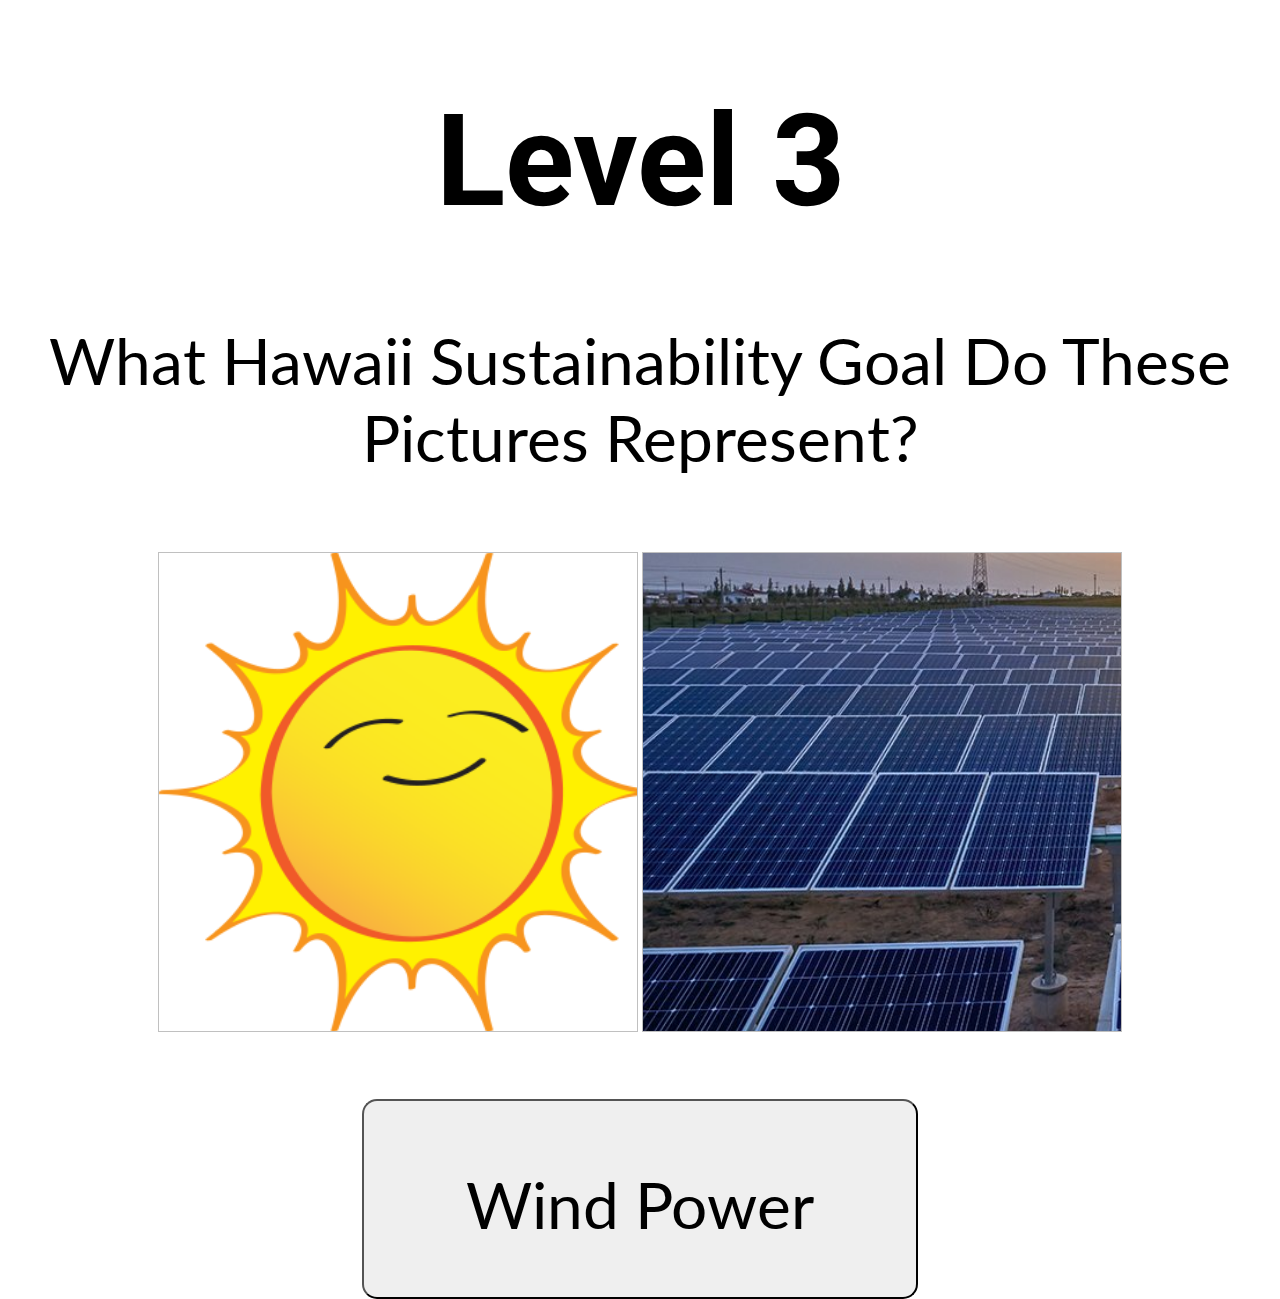
<file: html/Answer1.html>
<!DOCTYPE html>
<head>
	<html lang="en">
	<link rel="stylesheet" type="text/css" href="../css/Answer1.css">
	<script type="text/javascript" src="../js/Answer1.js"></script>
	<meta charset="UTF-8" content="width=device-width, initial-scale=1">
	<link href="https://fonts.googleapis.com/css?family=Lato|Roboto&display=swap" rel="stylesheet">
	<title>Third</title>
</head>

<body style="text-align: center;">
	<div>
		<h1>Level 3</h1>
		<p class="question">What Hawaii Sustainability Goal Do These Pictures Represent?</p>
	</div>

	<div>
		<img class="images" id="image-1">
		<img class="images" id="image-2"> 
	</div>

	<div>
		<button onclick="window.location.href = '../html/second.html';" type="button" id="button" class="button1 text">
			<p>Wind Power</p>
		</button>
	</div>
</body>
</file>
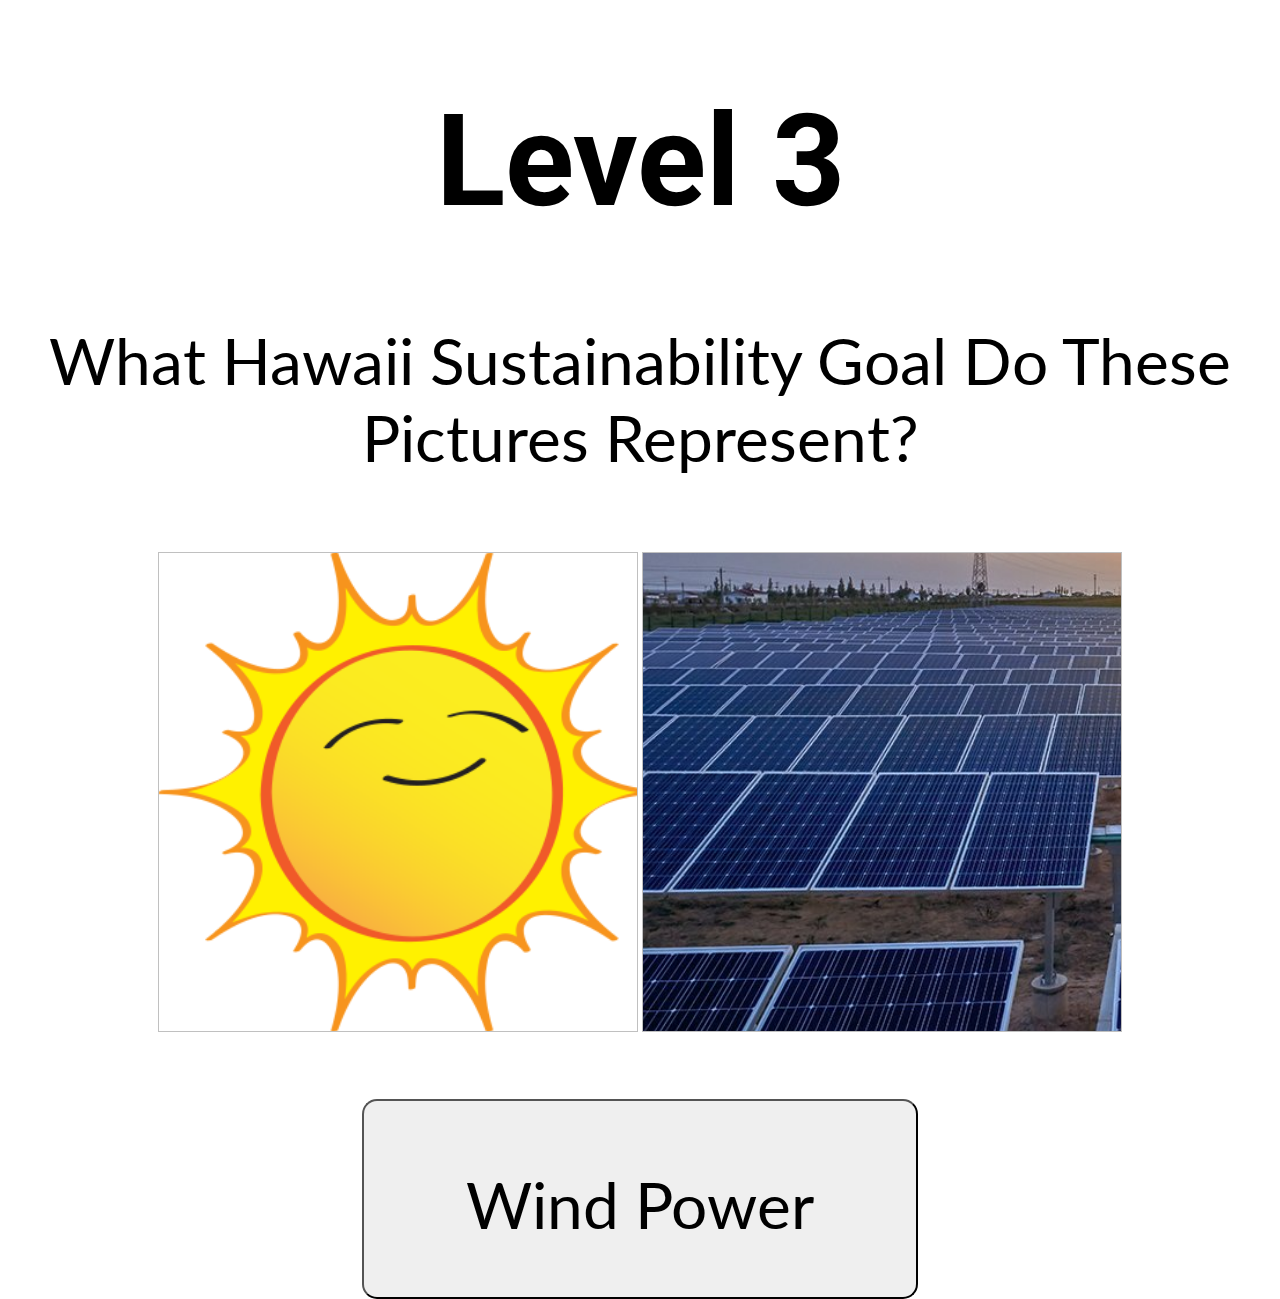
<file: html/Answer2.html>
<!DOCTYPE html>
<head>
	<html lang="en">
	<link rel="stylesheet" type="text/css" href="../css/Answer2.css">
	<script type="text/javascript" src="../js/Answer2.js"></script>
	<meta charset="UTF-8" content="width=device-width, initial-scale=1">
	<link href="https://fonts.googleapis.com/css?family=Lato|Roboto&display=swap" rel="stylesheet">
	<title>Third</title>
</head>

<body style="text-align: center;">
	<div>
		<h1>Level 3</h1>
		<p class="question">What Hawaii Sustainability Goal Do These Pictures Represent?</p>
	</div>

	<div>
		<img class="images" id="image-1">
		<img class="images" id="image-2"> 
	</div>

	<div>
		<button onclick="window.location.href = '../html/third.html';" type="button" id="button" class="button1 text">
			<p>Wind Power</p>
		</button>
	</div>
</body>
</file>
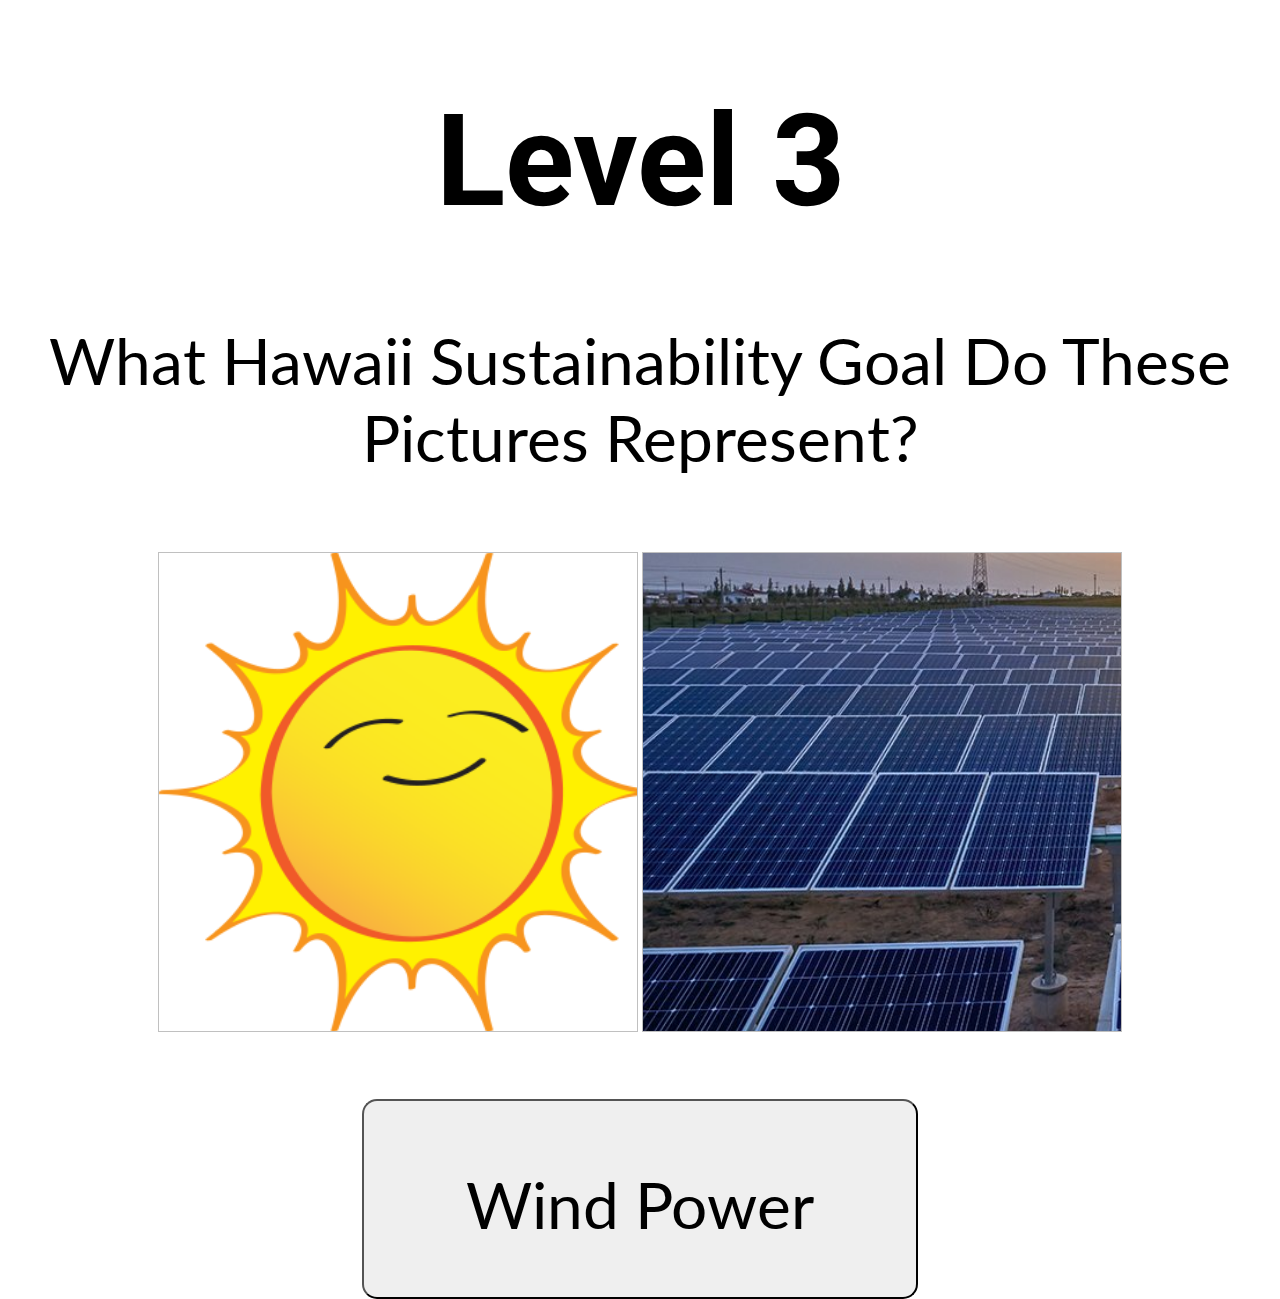
<file: html/Answer3.html>
<!DOCTYPE html>
<head>
	<html lang="en">
	<link rel="stylesheet" type="text/css" href="../css/Answer3.css">
	<script type="text/javascript" src="../js/Answer3.js"></script>
	<meta charset="UTF-8" content="width=device-width, initial-scale=1">
	<link href="https://fonts.googleapis.com/css?family=Lato|Roboto&display=swap" rel="stylesheet">
	<title>Third</title>
</head>

<body style="text-align: center;">
	<div>
		<h1>Level 3</h1>
		<p class="question">What Hawaii Sustainability Goal Do These Pictures Represent?</p>
	</div>

	<div>
		<img class="images" id="image-1">
		<img class="images" id="image-2"> 
	</div>

	<div>
		<button onclick="window.location.href = '../html/fourth.html';" type="button" id="button" class="button1 text">
			<p>Wind Power</p>
		</button>
	</div>
</body>
</file>
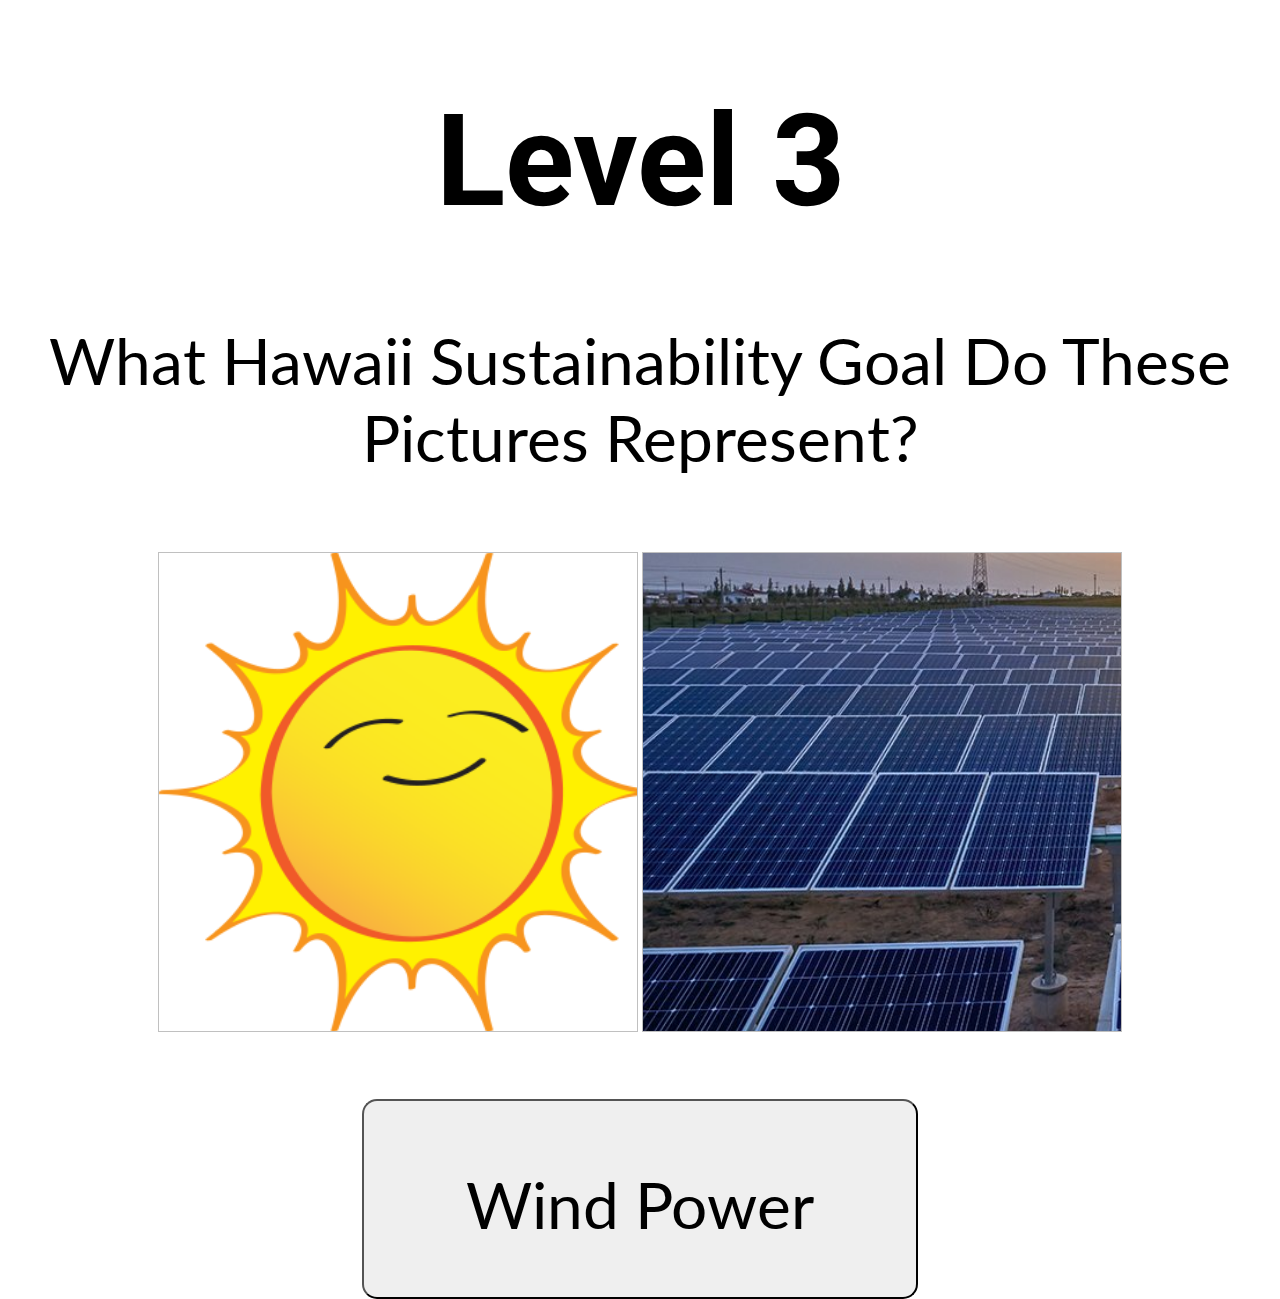
<file: html/Answer4.html>
<!DOCTYPE html>
<head>
	<html lang="en">
	<link rel="stylesheet" type="text/css" href="../css/Answer4.css">
	<script type="text/javascript" src="../js/Answer4.js"></script>
	<meta charset="UTF-8" content="width=device-width, initial-scale=1">
	<link href="https://fonts.googleapis.com/css?family=Lato|Roboto&display=swap" rel="stylesheet">
	<title>Third</title>
</head>

<body style="text-align: center;">
	<div>
		<h1>Level 3</h1>
		<p class="question">What Hawaii Sustainability Goal Do These Pictures Represent?</p>
	</div>

	<div>
		<img class="images" id="image-1">
		<img class="images" id="image-2"> 
	</div>

	<div>
		<button onclick="window.location.href = '../html/fifth.html';" type="button" id="button" class="button1 text">
			<p>Wind Power</p>
		</button>
	</div>
</body>
</file>
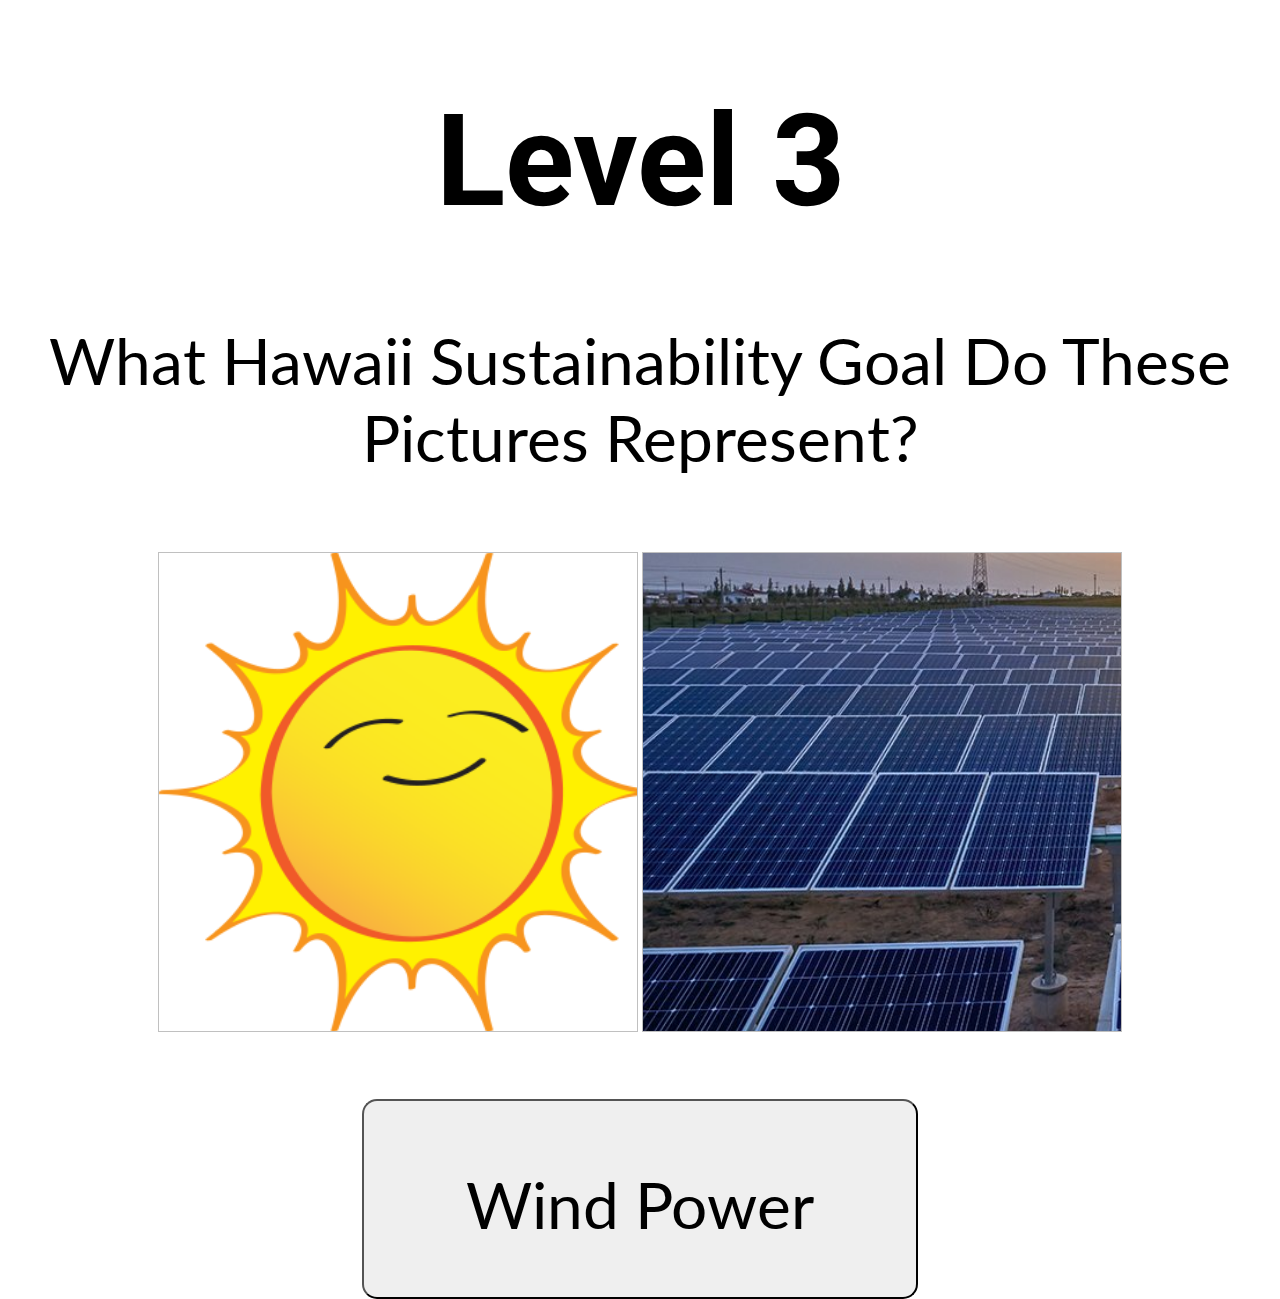
<file: html/Answer5.html>
<!DOCTYPE html>
<head>
	<html lang="en">
	<link rel="stylesheet" type="text/css" href="../css/Answer5.css">
	<script type="text/javascript" src="../js/Answer5.js"></script>
	<meta charset="UTF-8" content="width=device-width, initial-scale=1">
	<link href="https://fonts.googleapis.com/css?family=Lato|Roboto&display=swap" rel="stylesheet">
	<title>Third</title>
</head>

<body style="text-align: center;">
	<div>
		<h1>Level 3</h1>
		<p class="question">What Hawaii Sustainability Goal Do These Pictures Represent?</p>
	</div>

	<div>
		<img class="images" id="image-1">
		<img class="images" id="image-2"> 
	</div>

	<div>
		<button onclick="window.location.href = '../html/sixth.html';" type="button" id="button" class="button1 text">
			<p>Wind Power</p>
		</button>
	</div>
</body>
</file>
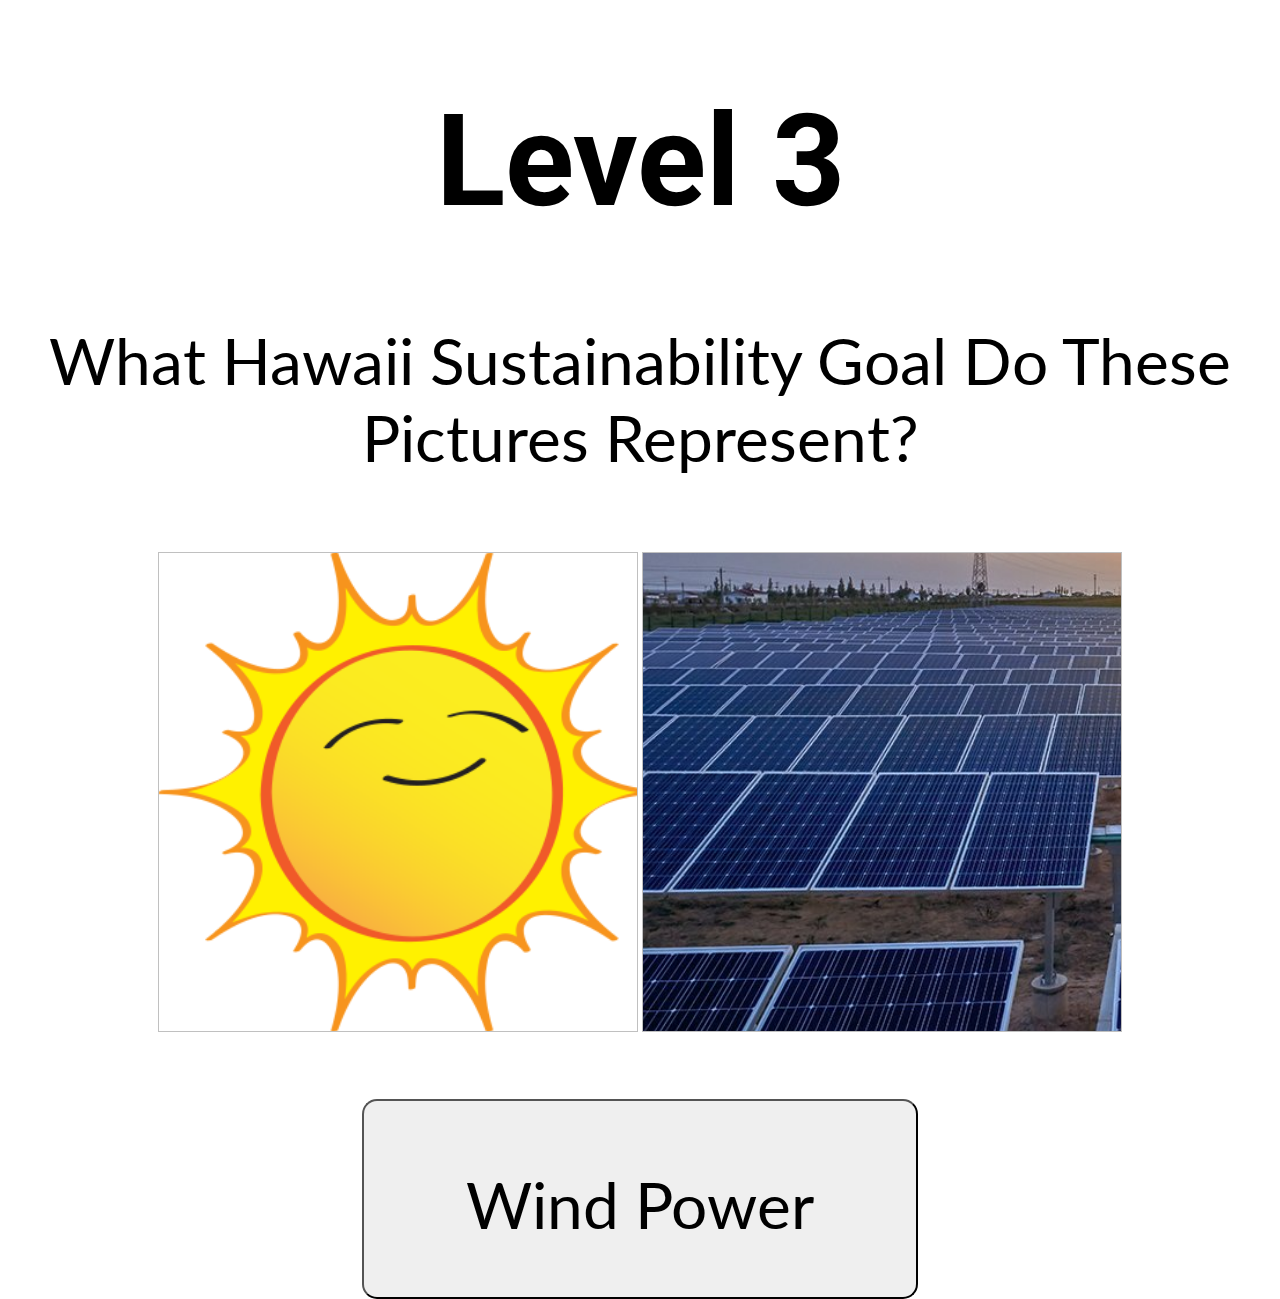
<file: html/Answer6.html>
<!DOCTYPE html>
<head>
	<html lang="en">
	<link rel="stylesheet" type="text/css" href="../css/Answer6.css">
	<script type="text/javascript" src="../js/Answer6.js"></script>
	<meta charset="UTF-8" content="width=device-width, initial-scale=1">
	<link href="https://fonts.googleapis.com/css?family=Lato|Roboto&display=swap" rel="stylesheet">
	<title>Third</title>
</head>

<body style="text-align: center;">
	<div>
		<h1>Level 3</h1>
		<p class="question">What Hawaii Sustainability Goal Do These Pictures Represent?</p>
	</div>

	<div>
		<img class="images" id="image-1">
		<img class="images" id="image-2"> 
	</div>

	<div>
		<button onclick="window.location.href = '../html/information.html';" type="button" id="button" class="button1 text">
			<p>Wind Power</p>
		</button>
	</div>
</body>
</file>
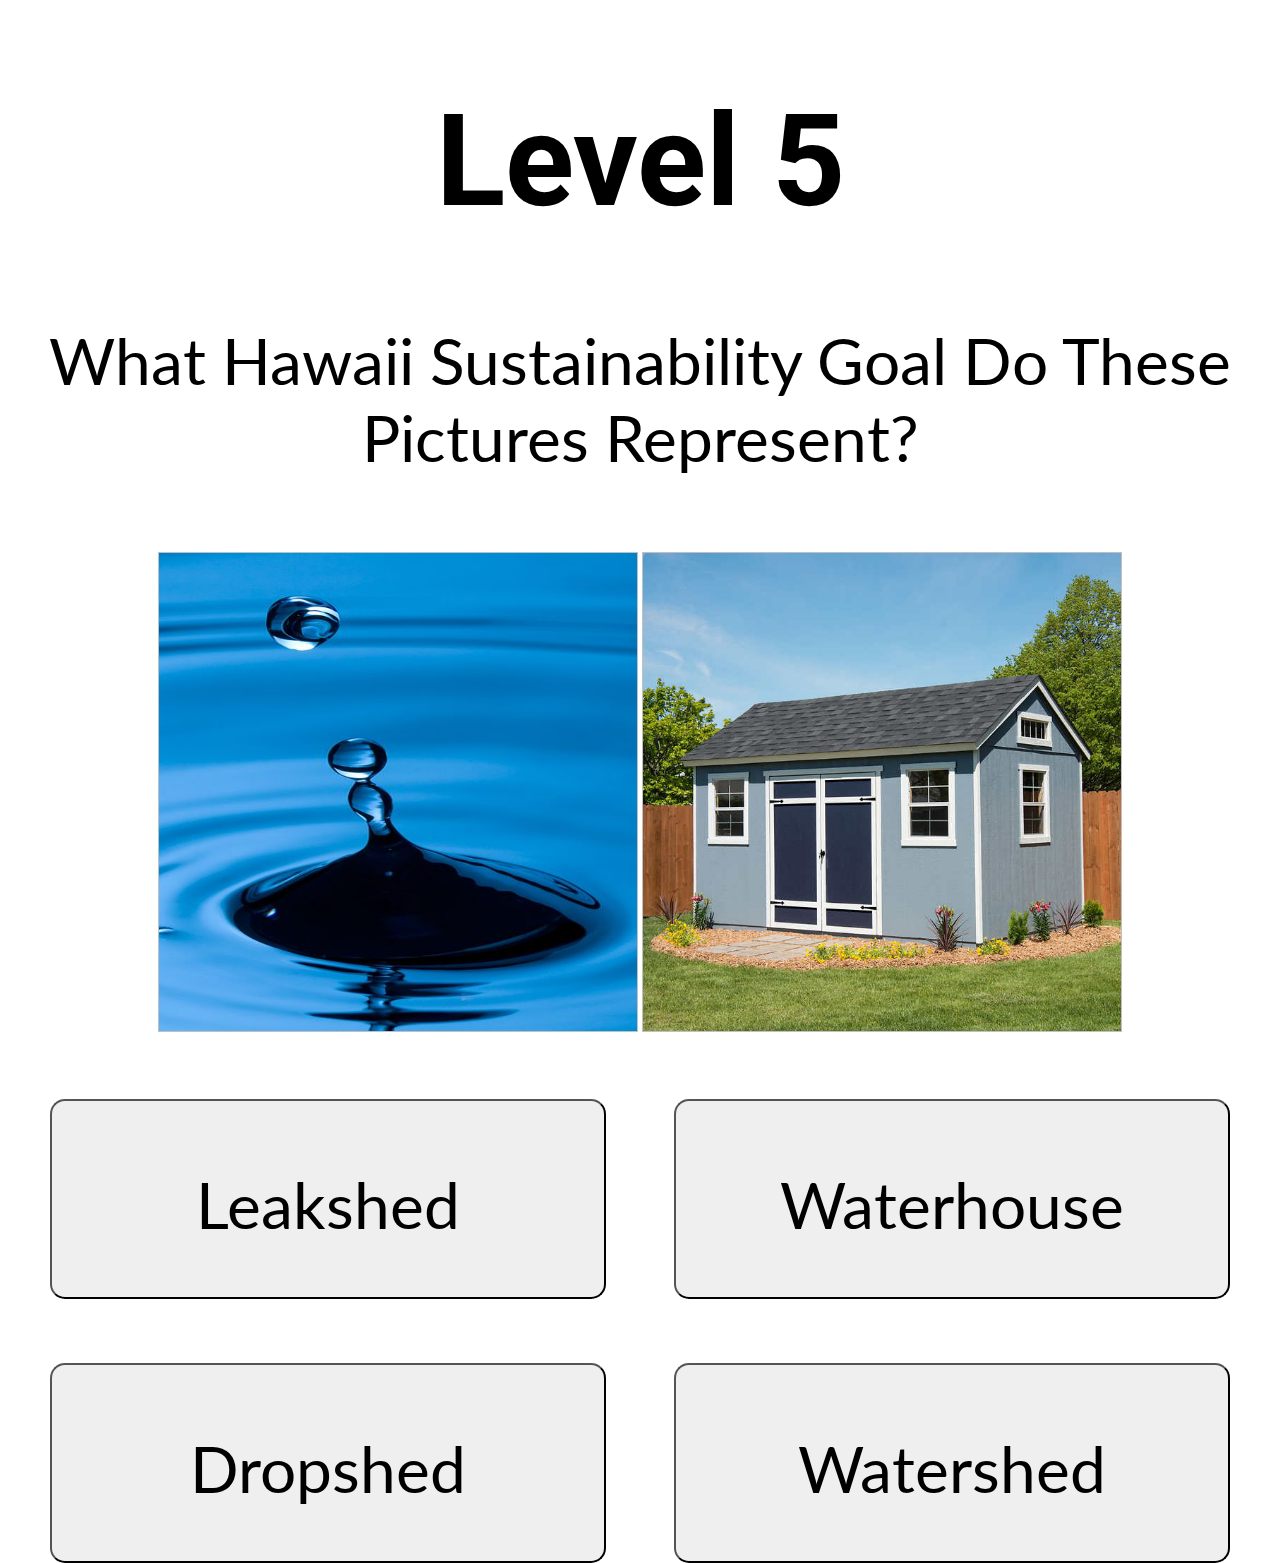
<file: html/fifth.html>
<!DOCTYPE html>
<head>
	<html lang="en">
	<link rel="stylesheet" type="text/css" href="../css/fifth.css">
	<script type="text/javascript" src="../js/fifth.js"></script>
	<meta charset="UTF-8" content="width=device-width, initial-scale=1">
	<link href="https://fonts.googleapis.com/css?family=Lato|Roboto&display=swap" rel="stylesheet">
	<title>Fifth</title>
</head>

<body style="text-align: center;">
	<div>
		<h1>Level 5</h1>
		<p class="question">What Hawaii Sustainability Goal Do These Pictures Represent?</p>
	</div>

	<div>
		<img class="images" id="image-1">
		<img class="images" id="image-2"> 
	</div>

	<div>
		<button onclick="myFunction2()" type="button" id="button" class="button2 text popup2">
			<p>Leakshed</p>
			<span class="popuptext2" id="myPopup2">X</span>
		</button>

		<button onclick="myFunction3()" type="button" id="button" class="button3 text popup3">
			<p>Waterhouse</p>
			<span class="popuptext3" id="myPopup3">X</span>
		</button>

		<button onclick="myFunction4()" type="button" id="button" class="button4 text popup4">
			<p>Dropshed</p>
			<span class="popuptext4" id="myPopup4">X</span>
		</button>

		<button onclick="window.location.href = '../html/Answer5.html';" type="button" id="button" class="button1 text">
			<p>Watershed</p>
		</button>
	</div>
</body>
</file>
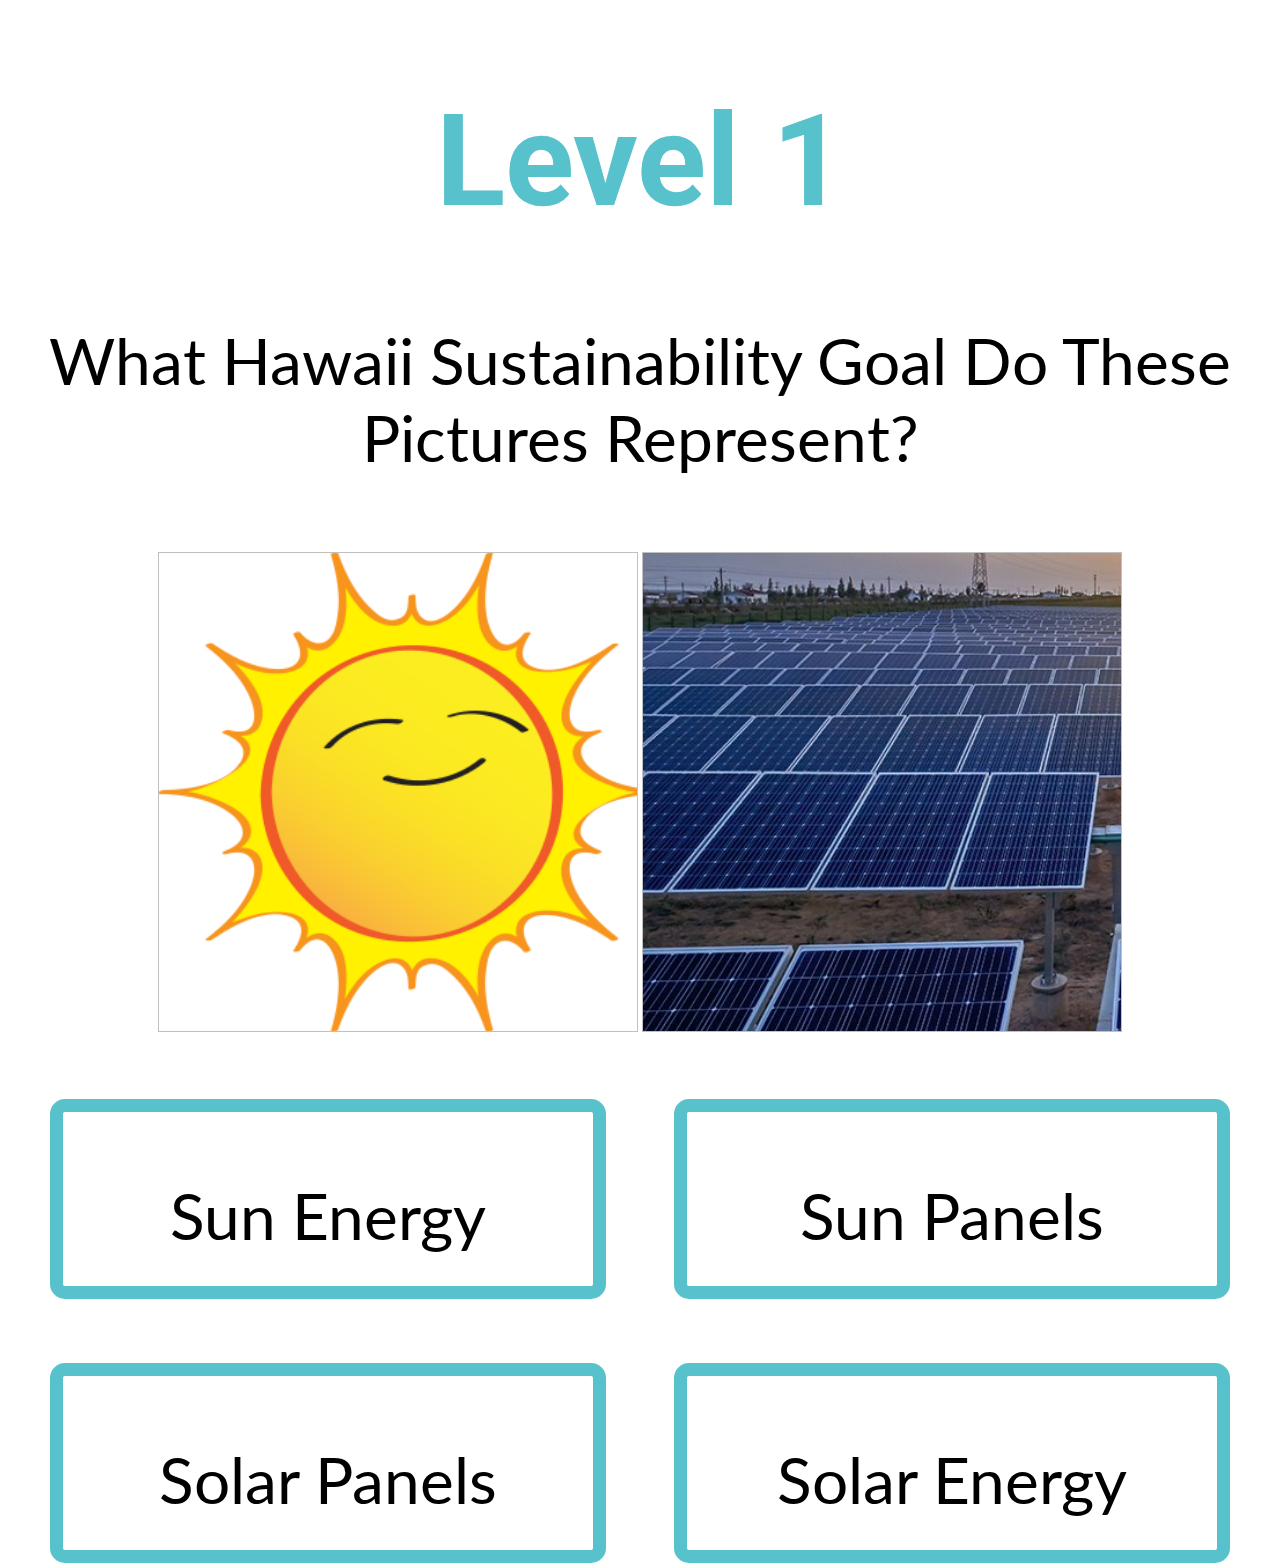
<file: html/first.html>
<!DOCTYPE html>
<head>
	<html lang="en">
	<link rel="stylesheet" type="text/css" href="../css/first.css">
	<script type="text/javascript" src="../js/first.js"></script>
	<meta charset="UTF-8" content="width=device-width, initial-scale=1">
	<link href="https://fonts.googleapis.com/css?family=Lato|Roboto&display=swap" rel="stylesheet">
	<title>First</title>
</head>

<body style="text-align: center;">
	<div>
		<h1>Level 1</h1>
		<p class="question">What Hawaii Sustainability Goal Do These Pictures Represent?</p>
	</div>

	<div>
		<img class="images" id="image-1">
		<img class="images" id="image-2"> 
	</div>

	<div>
		<button onclick="myFunction3()" type="button" id="button" class="button3 text popup3">
			<p>Sun Energy</p>
			<span class="popuptext3" id="myPopup3">X</span>
		</button>

		<button onclick="myFunction2()" type="button" id="button" class="button2 text popup2">
			<p>Sun Panels</p>
			<span class="popuptext2" id="myPopup2">X</span>
		</button>

		<button onclick="window.location.href = '../html/Answer1.html';" type="button" id="button" class="button1 text">
			<p>Solar Panels</p>
		</button>

		<button onclick="myFunction4()" type="button" id="button" class="button4 text popup4">
			<p>Solar Energy</p>
			<span class="popuptext4" id="myPopup4">X</span>
		</button>
	</div>

<!-- 	<div>
		<p class="question">Hint</p>
		<p class="hint">It is a common method of renewable energy, especially in Hawaii. Implementing this can help our state reach our goal of 100% renewable energy by 2045.</p>
	</div> -->
</body>
</file>
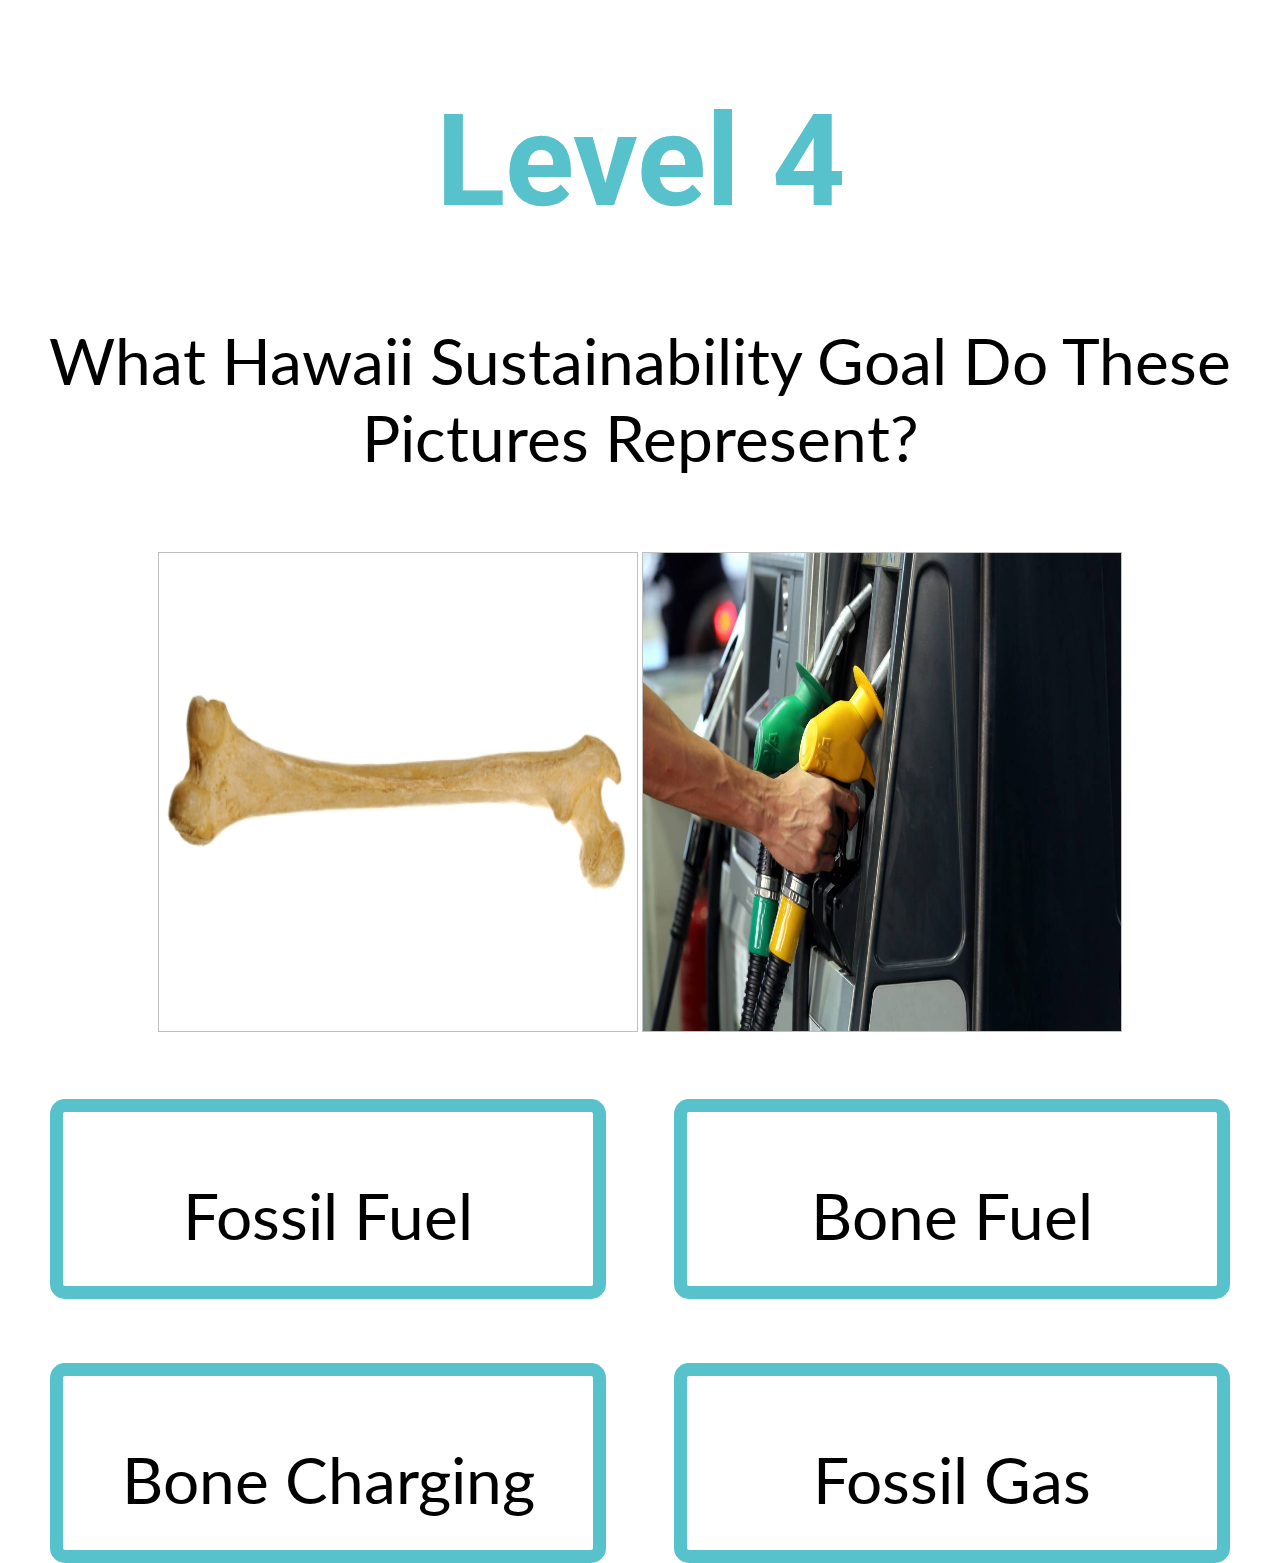
<file: html/fourth.html>
<!DOCTYPE html>
<head>
	<html lang="en">
	<link rel="stylesheet" type="text/css" href="../css/fourth.css">
	<script type="text/javascript" src="../js/fourth.js"></script>
	<meta charset="UTF-8" content="width=device-width, initial-scale=1">
	<link href="https://fonts.googleapis.com/css?family=Lato|Roboto&display=swap" rel="stylesheet">
	<title>Fourth</title>
</head>

<body style="text-align: center;">
	<div>
		<h1>Level 4</h1>
		<p class="question">What Hawaii Sustainability Goal Do These Pictures Represent?</p>
	</div>

	<div>
		<img class="images" id="image-1">
		<img class="images" id="image-2"> 
	</div>

	<div>
		<button onclick="window.location.href = '../html/Answer4.html';" type="button" id="button" class="button1 text">
			<p>Fossil Fuel</p>
		</button>

		<button onclick="myFunction2()" type="button" id="button" class="button2 text popup2">
			<p>Bone Fuel</p>
			<span class="popuptext2" id="myPopup2">X</span>
		</button>

		<button onclick="myFunction3()" type="button" id="button" class="button3 text popup3">
			<p>Bone Charging</p>
			<span class="popuptext3" id="myPopup3">X</span>
		</button>

		<button onclick="myFunction4()" type="button" id="button" class="button4 text popup4">
			<p>Fossil Gas</p>
			<span class="popuptext4" id="myPopup4">X</span>
		</button>
	</div>
</body>
</file>
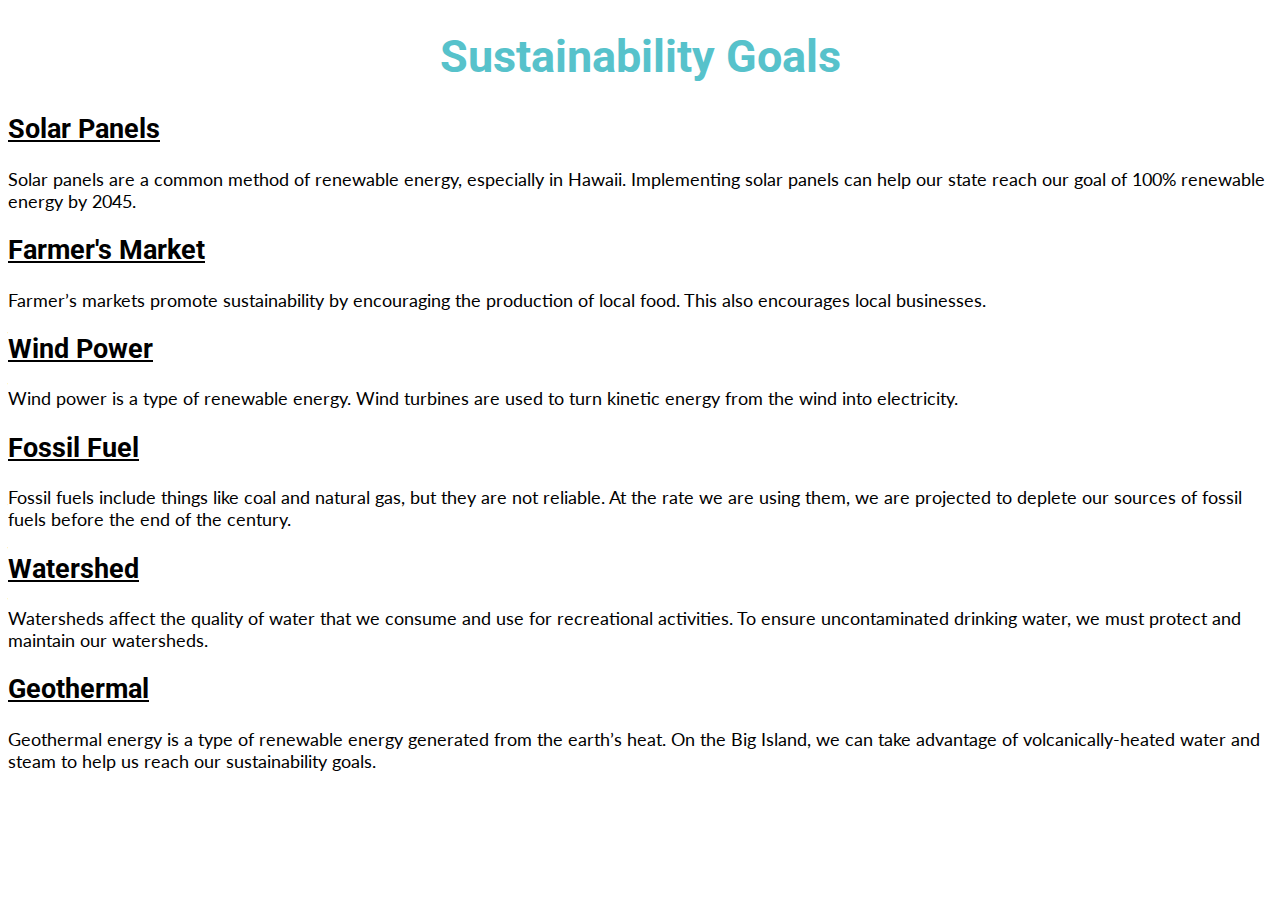
<file: html/information.html>
<!DOCTYPE html>
<head>
	<html lang="en">
	<link rel="stylesheet" type="text/css" href="../css/information.css">
	<meta charset="UTF-8" content="width=device-width, initial-scale=1">
	<link href="https://fonts.googleapis.com/css?family=Lato|Roboto&display=swap" rel="stylesheet">
	<title>Information</title>
</head>

<body>
	<div>
		<h1>Sustainability Goals</h1>

		<h2>Solar Panels</h2>
			<p>Solar panels are a common method of renewable energy, especially in Hawaii. Implementing solar panels can help our state reach our goal of 100% renewable energy by 2045.</p>

		<h2>Farmer's Market</h2>
			<p>Farmer’s markets promote sustainability by encouraging the production of local food. This also encourages local businesses.</p>

		<h2>Wind Power</h2>
			<p>Wind power is a type of renewable energy. Wind turbines are used to turn kinetic energy from the wind into electricity.</p>

		<h2>Fossil Fuel</h2>
			<p>Fossil fuels include things like coal and natural gas, but they are not reliable. At the rate we are using them, we are projected to deplete our sources of fossil fuels before the end of the century.</p>

		<h2>Watershed</h2>
			<p>Watersheds affect the quality of water that we consume and use for recreational activities. To ensure uncontaminated drinking water, we must protect and maintain our watersheds.</p>

		<h2>Geothermal</h2>
			<p>Geothermal energy is a type of renewable energy generated from the earth’s heat. On the Big Island, we can take advantage of volcanically-heated water and steam to help us reach our sustainability goals.</p>
			<br>
			<br>
			<br>
	</div>
</body>
</file>
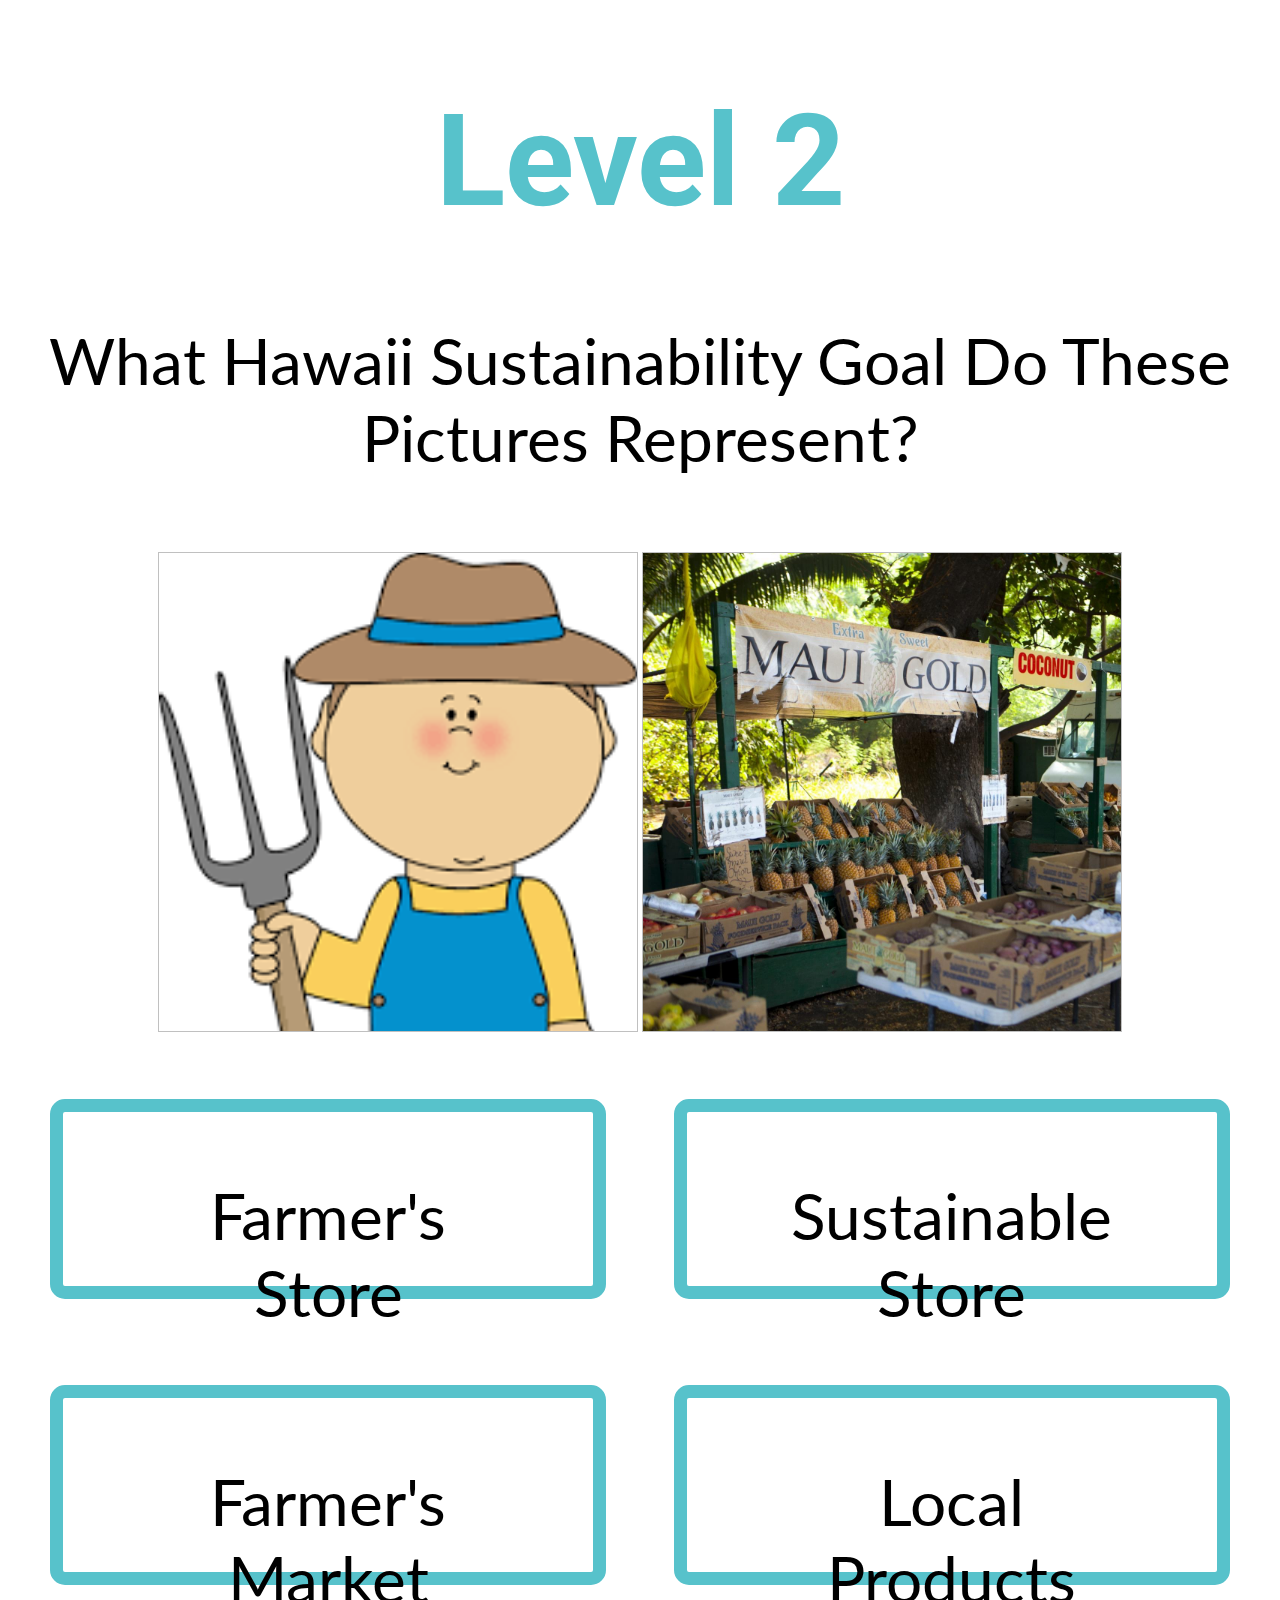
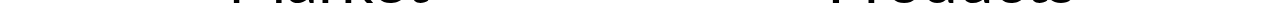
<file: html/second.html>
<!DOCTYPE html>
<head>
	<html lang="en">
	<link rel="stylesheet" type="text/css" href="../css/second.css">
	<script type="text/javascript" src="../js/second.js"></script>
	<meta charset="UTF-8" content="width=device-width, initial-scale=1">
	<link href="https://fonts.googleapis.com/css?family=Lato|Roboto&display=swap" rel="stylesheet">
	<title>Second</title>
</head>

<body style="text-align: center;">
	<div>
		<h1>Level 2</h1>
		<p class="question">What Hawaii Sustainability Goal Do These Pictures Represent?</p>
	</div>

	<div>
		<img class="images" id="image-1">
		<img class="images" id="image-2"> 
	</div>

	<div>
		<button onclick="myFunction3()" type="button" id="button" class="button3 text popup3">
			<p>Farmer's<br>Store</p>
			<span class="popuptext3" id="myPopup3">X</span>
		</button>

		<button onclick="myFunction2()" type="button" id="button" class="button2 text popup2">
			<p>Sustainable<br>Store</p>
			<span class="popuptext2" id="myPopup2">X</span>
		</button>

		<button onclick="window.location.href = '../html/Answer2.html';" type="button" id="button" class="button1 text">
			<p>Farmer's<br>Market</p>
		</button>

		<button onclick="myFunction4()" type="button" id="button" class="button4 text popup4">
			<p>Local<br>Products</p>
			<span class="popuptext4" id="myPopup4">X</span>
		</button>
	</div>
</body>
</file>
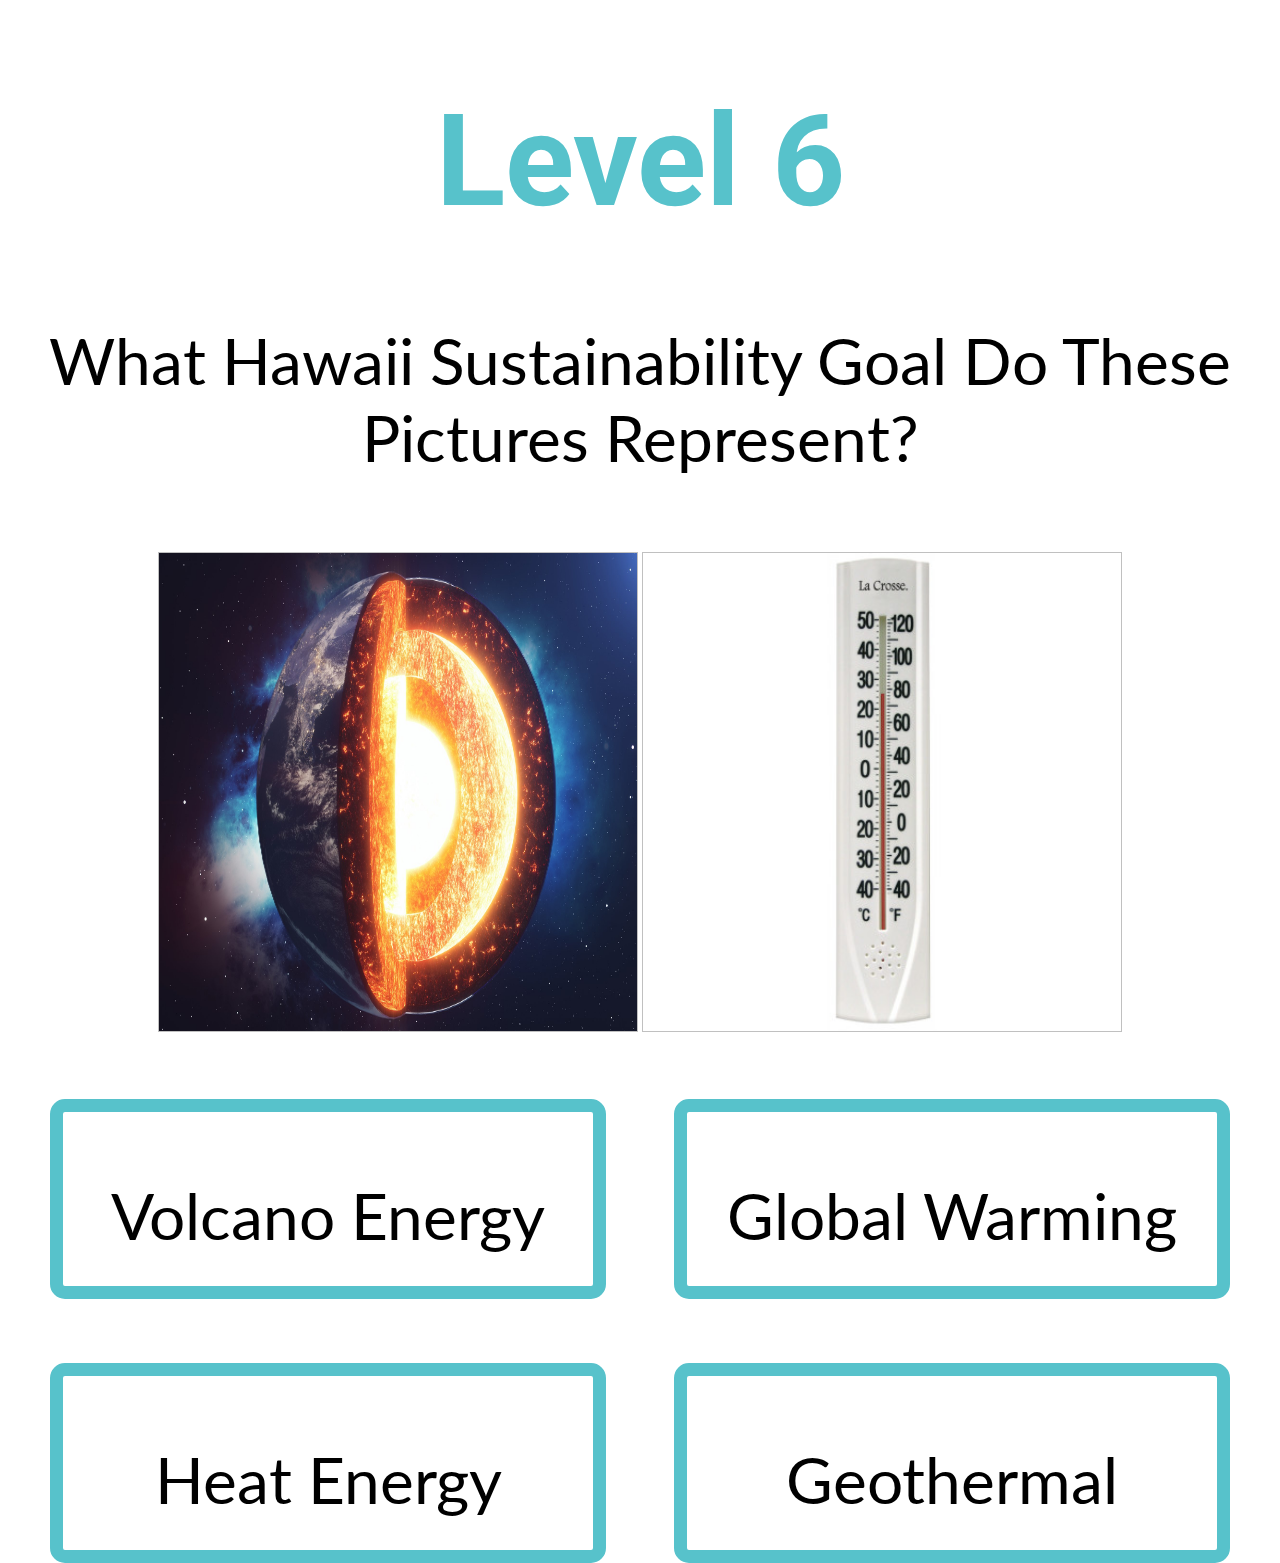
<file: html/sixth.html>
<!DOCTYPE html>
<head>
	<html lang="en">
	<link rel="stylesheet" type="text/css" href="../css/sixth.css">
	<script type="text/javascript" src="../js/sixth.js"></script>
	<meta charset="UTF-8" content="width=device-width, initial-scale=1">
	<link href="https://fonts.googleapis.com/css?family=Lato|Roboto&display=swap" rel="stylesheet">
	<title>Sixth</title>
</head>

<body style="text-align: center;">
	<div>
		<h1>Level 6</h1>
		<p class="question">What Hawaii Sustainability Goal Do These Pictures Represent?</p>
	</div>

	<div>
		<img class="images" id="image-1">
		<img class="images" id="image-2"> 
	</div>

	<div>
		<button onclick="myFunction2()" type="button" id="button" class="button2 text popup2">
			<p>Volcano Energy</p>
			<span class="popuptext2" id="myPopup2">X</span>
		</button>

		<button onclick="myFunction3()" type="button" id="button" class="button3 text popup3">
			<p>Global Warming</p>
			<span class="popuptext3" id="myPopup3">X</span>
		</button>

		<button onclick="myFunction4()" type="button" id="button" class="button4 text popup4">
			<p>Heat Energy</p>
			<span class="popuptext4" id="myPopup4">X</span>
		</button>

		<button onclick="window.location.href = '../html/Answer6.html';" type="button" id="button" class="button1 text">
			<p>Geothermal</p>
		</button>
	</div>
</body>
</file>
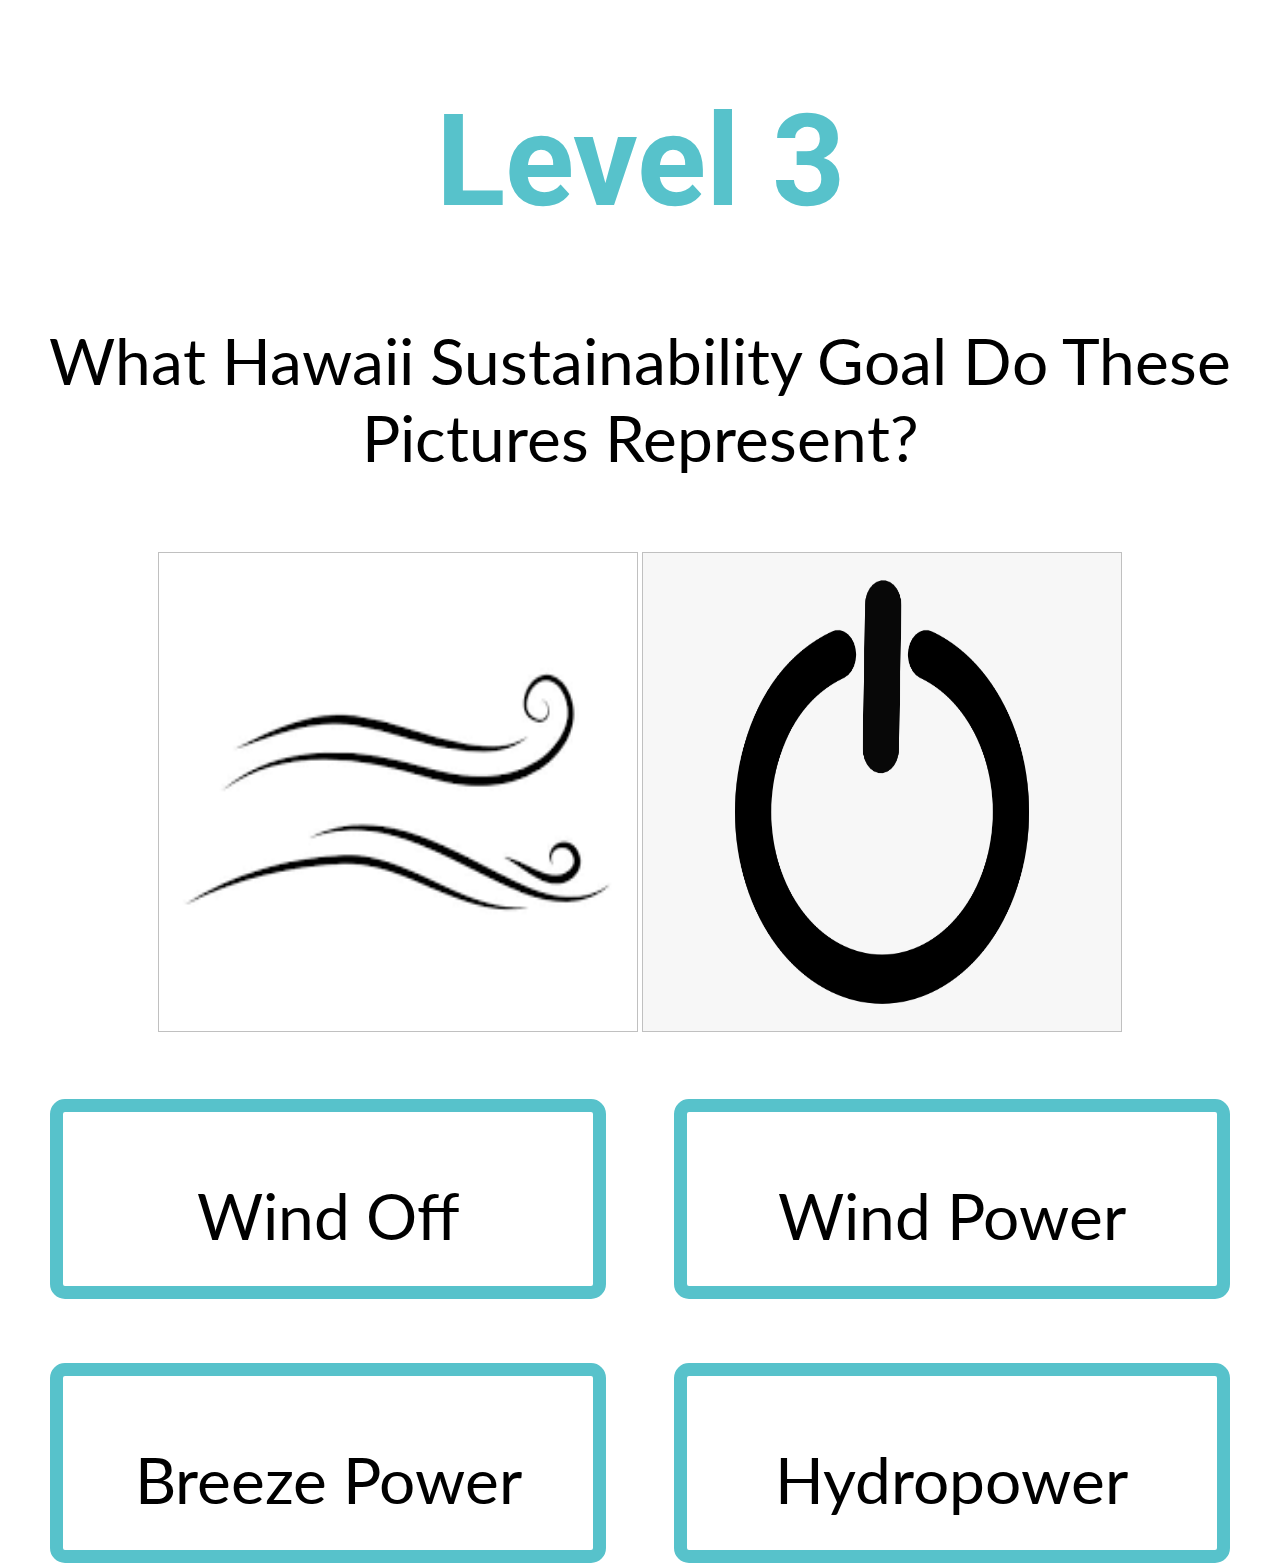
<file: html/third.html>
<!DOCTYPE html>
<head>
	<html lang="en">
	<link rel="stylesheet" type="text/css" href="../css/third.css">
	<script type="text/javascript" src="../js/third.js"></script>
	<meta charset="UTF-8" content="width=device-width, initial-scale=1">
	<link href="https://fonts.googleapis.com/css?family=Lato|Roboto&display=swap" rel="stylesheet">
	<title>Third</title>
</head>

<body style="text-align: center;">
	<div>
		<h1>Level 3</h1>
		<p class="question">What Hawaii Sustainability Goal Do These Pictures Represent?</p>
	</div>

	<div>
		<img class="images" id="image-1">
		<img class="images" id="image-2"> 
	</div>

	<div>
		<button onclick="myFunction2()" type="button" id="button" class="button2 text popup2">
			<p>Wind Off</p>
			<span class="popuptext2" id="myPopup2">X</span>
		</button>

		<button onclick="window.location.href = '../html/Answer3.html';" type="button" id="button" class="button1 text">
			<p>Wind Power</p>
		</button>

		<button onclick="myFunction3()" type="button" id="button" class="button3 text popup3">
			<p>Breeze Power</p>
			<span class="popuptext3" id="myPopup3">X</span>
		</button>

		<button onclick="myFunction4()" type="button" id="button" class="button4 text popup4">
			<p>Hydropower</p>
			<span class="popuptext4" id="myPopup4">X</span>
		</button>
	</div>
</body>
</file>
<file: css/Answer1.css>
html{
	height: 100%;
	width: 100%;
}

h1{
	font-size: 10vw;
	font-family: 'Roboto', sans-serif;
}

p {
	font-family: 'Lato', sans-serif;
}

.question {
	font-size: 5vw;
}

.images{
	height: 480px;
	width: 480px;
	background-size: cover;
	margin: auto;
	margin-top: 1%;
	align-content: center;
	}

#image-1{
	background-image: url("../pictures/sun.png");
}

#image-2{
	background-image: url("../pictures/solarpanels.jpg");
}

#button {
	height: 200px;
	width: 44%;
	margin-left: 2.5%;
	margin-right: 2.5%;
	margin-top: 5%;
	border-radius: 15px;
	border-color: black;
}

.text {
	font-size: 5vw;
}
</file>
<file: css/Answer2.css>
html{
	height: 100%;
	width: 100%;
}

h1{
	font-size: 10vw;
	font-family: 'Roboto', sans-serif;
}

p {
	font-family: 'Lato', sans-serif;
}

.question {
	font-size: 5vw;
}

.images{
	height: 480px;
	width: 480px;
	background-size: cover;
	margin: auto;
	margin-top: 1%;
	align-content: center;
	}

#image-1{
	background-image: url("../pictures/sun.png");
}

#image-2{
	background-image: url("../pictures/solarpanels.jpg");
}

#button {
	height: 200px;
	width: 44%;
	margin-left: 2.5%;
	margin-right: 2.5%;
	margin-top: 5%;
	border-radius: 15px;
	border-color: black;
}

.text {
	font-size: 5vw;
}
</file>
<file: css/Answer3.css>
html{
	height: 100%;
	width: 100%;
}

h1{
	font-size: 10vw;
	font-family: 'Roboto', sans-serif;
}

p {
	font-family: 'Lato', sans-serif;
}

.question {
	font-size: 5vw;
}

.images{
	height: 480px;
	width: 480px;
	background-size: cover;
	margin: auto;
	margin-top: 1%;
	align-content: center;
	}

#image-1{
	background-image: url("../pictures/sun.png");
}

#image-2{
	background-image: url("../pictures/solarpanels.jpg");
}

#button {
	height: 200px;
	width: 44%;
	margin-left: 2.5%;
	margin-right: 2.5%;
	margin-top: 5%;
	border-radius: 15px;
	border-color: black;
}

.text {
	font-size: 5vw;
}
</file>
<file: css/Answer4.css>
html{
	height: 100%;
	width: 100%;
}

h1{
	font-size: 10vw;
	font-family: 'Roboto', sans-serif;
}

p {
	font-family: 'Lato', sans-serif;
}

.question {
	font-size: 5vw;
}

.images{
	height: 480px;
	width: 480px;
	background-size: cover;
	margin: auto;
	margin-top: 1%;
	align-content: center;
	}

#image-1{
	background-image: url("../pictures/sun.png");
}

#image-2{
	background-image: url("../pictures/solarpanels.jpg");
}

#button {
	height: 200px;
	width: 44%;
	margin-left: 2.5%;
	margin-right: 2.5%;
	margin-top: 5%;
	border-radius: 15px;
	border-color: black;
}

.text {
	font-size: 5vw;
}
</file>
<file: css/Answer5.css>
html{
	height: 100%;
	width: 100%;
}

h1{
	font-size: 10vw;
	font-family: 'Roboto', sans-serif;
}

p {
	font-family: 'Lato', sans-serif;
}

.question {
	font-size: 5vw;
}

.images{
	height: 480px;
	width: 480px;
	background-size: cover;
	margin: auto;
	margin-top: 1%;
	align-content: center;
	}

#image-1{
	background-image: url("../pictures/sun.png");
}

#image-2{
	background-image: url("../pictures/solarpanels.jpg");
}

#button {
	height: 200px;
	width: 44%;
	margin-left: 2.5%;
	margin-right: 2.5%;
	margin-top: 5%;
	border-radius: 15px;
	border-color: black;
}

.text {
	font-size: 5vw;
}
</file>
<file: css/Answer6.css>
html{
	height: 100%;
	width: 100%;
}

h1{
	font-size: 10vw;
	font-family: 'Roboto', sans-serif;
}

p {
	font-family: 'Lato', sans-serif;
}

.question {
	font-size: 5vw;
}

.images{
	height: 480px;
	width: 480px;
	background-size: cover;
	margin: auto;
	margin-top: 1%;
	align-content: center;
	}

#image-1{
	background-image: url("../pictures/sun.png");
}

#image-2{
	background-image: url("../pictures/solarpanels.jpg");
}

#button {
	height: 200px;
	width: 44%;
	margin-left: 2.5%;
	margin-right: 2.5%;
	margin-top: 5%;
	border-radius: 15px;
	border-color: black;
}

.text {
	font-size: 5vw;
}
</file>
<file: css/fifth.css>
html{
	height: 100%;
	width: 100%;
}

h1{
	font-size: 10vw;
	font-family: 'Roboto', sans-serif;
}

p {
	font-family: 'Lato', sans-serif;
	font-size: 5vw;
}

.question {
	font-size: 5vw;
}

.images{
	height: 480px;
	width: 480px;
	background-size: 100% 100%;
	margin: auto;
	margin-top: 1%;
	align-content: center;
	}

#image-1{
	background-image: url("../pictures/water.jpg");
}

#image-2{
	background-image: url("../pictures/shed.jpeg");
}

#button {
	height: 200px;
	width: 44%;
	margin-left: 2.5%;
	margin-right: 2.5%;
	margin-top: 5%;
	border-radius: 15px;
	border-color: black;
}

.text {
	font-size: 5vw;
}

.button1  {

}

.button2  {
	
}

.button3  {
	
}

.button4  {
	
}

.popup2 {
	position: relative;
}
  
.popup2 .popuptext2 {
	visibility: hidden;
	width: 160px;
	background-color: #bf001d;
	color: white;
	text-align: center;
	border-radius: 10px;
	padding: 5px 0;
	position: absolute;
	bottom: 110%;
	margin-left: -80px;
}
  
.popup2 .popuptext2::after {
	content: "";
	position: absolute;
	top: 100%;
	left: 50%;
	margin-left: -5px;
	border-width: 5px;
	border-style: solid;
	border-color: #bf001d transparent transparent transparent;
}
  
.popup2 .show {
	visibility: visible;
}

.popup3 {
	position: relative;
}
  
.popup3 .popuptext3 {
	visibility: hidden;
	width: 160px;
	background-color: #bf001d;
	color: white;
	text-align: center;
	border-radius: 10px;
	padding: 5px 0;
	position: absolute;
	bottom: 110%;
	margin-left: -80px;
}
  
.popup3 .popuptext3::after {
	content: "";
	position: absolute;
	top: 100%;
	left: 50%;
	margin-left: -5px;
	border-width: 5px;
	border-style: solid;
	border-color: #bf001d transparent transparent transparent;
}
  
.popup3 .show {
	visibility: visible;
}

.popup4 {
	position: relative;
}
  
.popup4 .popuptext4 {
	visibility: hidden;
	width: 160px;
	background-color: #bf001d;
	color: white;
	text-align: center;
	border-radius: 10px;
	padding: 5px 0;
	position: absolute;
	bottom: 110%;
	margin-left: -80px;
}
  
.popup4 .popuptext4::after {
	content: "";
	position: absolute;
	top: 100%;
	left: 50%;
	margin-left: -5px;
	border-width: 5px;
	border-style: solid;
	border-color: #bf001d transparent transparent transparent;
}
  
.popup4 .show {
	visibility: visible;
}
</file>
<file: css/first.css>
html{
    height: 100%;
    width: 100%;
}
h1{
    font-size: 10vw;
    font-family: 'Roboto', sans-serif;
    color: #57C2CB;
}
p {
    font-family: 'Lato', sans-serif;
}
.hint {
    font-size: 2vw;
    text-align: justify;
}
.question {
    font-size: 5vw;
}
.images{
    height: 480px;
    width: 480px;
    background-size: cover;
    margin: auto;
    margin-top: 1%;
    align-content: center;
    }
#image-1{
    background-image: url("../pictures/sun.png");
}
#image-2{
    background-image: url("../pictures/solarpanels.jpg");
}
#button {
    height: 200px;
    width: 44%;
    margin-left: 2.5%;
    margin-right: 2.5%;
    margin-top: 5%;
    border-radius: 15px;
    border-color: #57C2CB;
    border-width: 13px;
    background-color: white;
    border-style: solid;
}
.text {
    font-size: 5vw;
}
.button1  {
}
.button2  {
    
}
.button3  {
    
}
.button4  {
    
}
.popup2 {
    position: relative;
}
.popup2 .popuptext2 {
    visibility: hidden;
    width: 160px;
    background-color: #bf001d;
    color: white;
    text-align: center;
    border-radius: 10px;
    padding: 5px 0;
    position: absolute;
    bottom: 110%;
    margin-left: -80px;
}
.popup2 .popuptext2::after {
    content: "";
    position: absolute;
    top: 100%;
    left: 50%;
    margin-left: -5px;
    border-width: 5px;
    border-style: solid;
    border-color: #bf001d transparent transparent transparent;
}
.popup2 .show {
    visibility: visible;
}
.popup3 {
    position: relative;
}
.popup3 .popuptext3 {
    visibility: hidden;
    width: 160px;
    background-color: #bf001d;
    color: white;
    text-align: center;
    border-radius: 10px;
    padding: 5px 0;
    position: absolute;
    bottom: 110%;
    margin-left: -80px;
}
.popup3 .popuptext3::after {
    content: "";
    position: absolute;
    top: 100%;
    left: 50%;
    margin-left: -5px;
    border-width: 5px;
    border-style: solid;
    border-color: #bf001d transparent transparent transparent;
}
.popup3 .show {
    visibility: visible;
}
.popup4 {
    position: relative;
}
.popup4 .popuptext4 {
    visibility: hidden;
    width: 160px;
    background-color: #bf001d;
    color: white;
    text-align: center;
    border-radius: 10px;
    padding: 5px 0;
    position: absolute;
    bottom: 110%;
    margin-left: -80px;
}
.popup4 .popuptext4::after {
    content: "";
    position: absolute;
    top: 100%;
    left: 50%;
    margin-left: -5px;
    border-width: 5px;
    border-style: solid;
    border-color: #bf001d transparent transparent transparent;
}
.popup4 .show {
    visibility: visible;
}
</file>
<file: css/fourth.css>
html{
    height: 100%;
    width: 100%;
}
h1{
    font-size: 10vw;
    font-family: 'Roboto', sans-serif;
    color: #57C2CB;
}
p {
    font-family: 'Lato', sans-serif;
    font-size: 5vw;
}
.question {
    font-size: 5vw;
}
.images{
    height: 480px;
    width: 480px;
    background-size: 100% 100%;
    margin: auto;
    margin-top: 1%;
    align-content: center;
    }
#image-1{
    background-image: url("../pictures/bone.jpg");
}
#image-2{
    background-image: url("../pictures/gas.jpg");
}
#button {
    height: 200px;
    width: 44%;
    margin-left: 2.5%;
    margin-right: 2.5%;
    margin-top: 5%;
    border-radius: 15px;
    border-color: #57C2CB;
    border-width: 13px;
    background-color: white;
    border-style: solid;
}
.text {
    font-size: 5vw;
}
.button1  {
}
.button2  {
    
}
.button3  {
    
}
.button4  {
    
}
.popup2 {
    position: relative;
}
.popup2 .popuptext2 {
    visibility: hidden;
    width: 160px;
    background-color: #bf001d;
    color: white;
    text-align: center;
    border-radius: 10px;
    padding: 5px 0;
    position: absolute;
    bottom: 110%;
    margin-left: -80px;
}
.popup2 .popuptext2::after {
    content: "";
    position: absolute;
    top: 100%;
    left: 50%;
    margin-left: -5px;
    border-width: 5px;
    border-style: solid;
    border-color: #bf001d transparent transparent transparent;
}
.popup2 .show {
    visibility: visible;
}
.popup3 {
    position: relative;
}
.popup3 .popuptext3 {
    visibility: hidden;
    width: 160px;
    background-color: #bf001d;
    color: white;
    text-align: center;
    border-radius: 10px;
    padding: 5px 0;
    position: absolute;
    bottom: 110%;
    margin-left: -80px;
}
.popup3 .popuptext3::after {
    content: "";
    position: absolute;
    top: 100%;
    left: 50%;
    margin-left: -5px;
    border-width: 5px;
    border-style: solid;
    border-color: #bf001d transparent transparent transparent;
}
.popup3 .show {
    visibility: visible;
}
.popup4 {
    position: relative;
}
.popup4 .popuptext4 {
    visibility: hidden;
    width: 160px;
    background-color: #bf001d;
    color: white;
    text-align: center;
    border-radius: 10px;
    padding: 5px 0;
    position: absolute;
    bottom: 110%;
    margin-left: -80px;
}
.popup4 .popuptext4::after {
    content: "";
    position: absolute;
    top: 100%;
    left: 50%;
    margin-left: -5px;
    border-width: 5px;
    border-style: solid;
    border-color: #bf001d transparent transparent transparent;
}
.popup4 .show {
    visibility: visible;
}
</file>
<file: css/information.css>
html{
    height: 100%;
    width: 100%;
}
h1{
    font-size: 5vh;
    font-family: 'Roboto', sans-serif;
    text-align: center;
    color: #57C2CB;
}
h2{
    font-size: 3vh;
    font-family: 'Roboto', sans-serif;
    text-decoration-line: underline;
}
p{
    font-size: 2vh;
    font-family: 'Lato', sans-serif;
}
</file>
<file: css/second.css>
html{
    height: 100%;
    width: 100%;
}
h1{
    font-size: 10vw;
    font-family: 'Roboto', sans-serif;
    color: #57C2CB;
}
p {
    font-family: 'Lato', sans-serif;
    font-size: 5vw;
}
.question {
    font-size: 5vw;
}
.images{
    height: 480px;
    width: 480px;
    background-size: cover;
    margin: auto;
    margin-top: 1%;
    align-content: center;
    }
#image-1{
    background-image: url("../pictures/farmer.png");
}
#image-2{
    background-image: url("../pictures/market.jpg");
}
#button {
    height: 200px;
    width: 44%;
    margin-left: 2.5%;
    margin-right: 2.5%;
    margin-top: 5%;
    border-radius: 15px;
    border-color: #57C2CB;
    border-width: 13px;
    background-color: white;
    border-style: solid;
}
.text {
    font-size: 5vw;
}
.button1  {
}
.button2  {
    
}
.button3  {
    
}
.button4  {
    
}
.popup2 {
    position: relative;
}
.popup2 .popuptext2 {
    visibility: hidden;
    width: 160px;
    background-color: #bf001d;
    color: white;
    text-align: center;
    border-radius: 10px;
    padding: 5px 0;
    position: absolute;
    bottom: 110%;
    margin-left: -80px;
}
.popup2 .popuptext2::after {
    content: "";
    position: absolute;
    top: 100%;
    left: 50%;
    margin-left: -5px;
    border-width: 5px;
    border-style: solid;
    border-color: #bf001d transparent transparent transparent;
}
.popup2 .show {
    visibility: visible;
}
.popup3 {
    position: relative;
}
.popup3 .popuptext3 {
    visibility: hidden;
    width: 160px;
    background-color: #bf001d;
    color: white;
    text-align: center;
    border-radius: 10px;
    padding: 5px 0;
    position: absolute;
    bottom: 110%;
    margin-left: -80px;
}
.popup3 .popuptext3::after {
    content: "";
    position: absolute;
    top: 100%;
    left: 50%;
    margin-left: -5px;
    border-width: 5px;
    border-style: solid;
    border-color: #bf001d transparent transparent transparent;
}
.popup3 .show {
    visibility: visible;
}
.popup4 {
    position: relative;
}
.popup4 .popuptext4 {
    visibility: hidden;
    width: 160px;
    background-color: #bf001d;
    color: white;
    text-align: center;
    border-radius: 10px;
    padding: 5px 0;
    position: absolute;
    bottom: 110%;
    margin-left: -80px;
}
.popup4 .popuptext4::after {
    content: "";
    position: absolute;
    top: 100%;
    left: 50%;
    margin-left: -5px;
    border-width: 5px;
    border-style: solid;
    border-color: #bf001d transparent transparent transparent;
}
.popup4 .show {
    visibility: visible;
}
</file>
<file: css/sixth.css>
html{
    height: 100%;
    width: 100%;
}
h1{
    font-size: 10vw;
    font-family: 'Roboto', sans-serif;
    color: #57C2CB;
}
p {
    font-family: 'Lato', sans-serif;
    font-size: 5vw;
}
.question {
    font-size: 5vw;
}
.images{
    height: 480px;
    width: 480px;
    background-size: 100% 100%;
    margin: auto;
    margin-top: 1%;
    align-content: center;
    }
#image-1{
    background-image: url("../pictures/geo.jpg");
}
#image-2{
    background-image: url("../pictures/thermometer.jpg");
}
#button {
    height: 200px;
    width: 44%;
    margin-left: 2.5%;
    margin-right: 2.5%;
    margin-top: 5%;
    border-radius: 15px;
    border-color: #57C2CB;
    border-width: 13px;
    background-color: white;
    border-style: solid;
}
.text {
    font-size: 5vw;
}
.button1  {
}
.button2  {
    
}
.button3  {
    
}
.button4  {
    
}
.popup2 {
    position: relative;
}
.popup2 .popuptext2 {
    visibility: hidden;
    width: 160px;
    background-color: #bf001d;
    color: white;
    text-align: center;
    border-radius: 10px;
    padding: 5px 0;
    position: absolute;
    bottom: 110%;
    margin-left: -80px;
}
.popup2 .popuptext2::after {
    content: "";
    position: absolute;
    top: 100%;
    left: 50%;
    margin-left: -5px;
    border-width: 5px;
    border-style: solid;
    border-color: #bf001d transparent transparent transparent;
}
.popup2 .show {
    visibility: visible;
}
.popup3 {
    position: relative;
}
.popup3 .popuptext3 {
    visibility: hidden;
    width: 160px;
    background-color: #bf001d;
    color: white;
    text-align: center;
    border-radius: 10px;
    padding: 5px 0;
    position: absolute;
    bottom: 110%;
    margin-left: -80px;
}
.popup3 .popuptext3::after {
    content: "";
    position: absolute;
    top: 100%;
    left: 50%;
    margin-left: -5px;
    border-width: 5px;
    border-style: solid;
    border-color: #bf001d transparent transparent transparent;
}
.popup3 .show {
    visibility: visible;
}
.popup4 {
    position: relative;
}
.popup4 .popuptext4 {
    visibility: hidden;
    width: 160px;
    background-color: #bf001d;
    color: white;
    text-align: center;
    border-radius: 10px;
    padding: 5px 0;
    position: absolute;
    bottom: 110%;
    margin-left: -80px;
}
.popup4 .popuptext4::after {
    content: "";
    position: absolute;
    top: 100%;
    left: 50%;
    margin-left: -5px;
    border-width: 5px;
    border-style: solid;
    border-color: #bf001d transparent transparent transparent;
}
.popup4 .show {
    visibility: visible;
}
</file>
<file: css/third.css>
html{
    height: 100%;
    width: 100%;
}
h1{
    font-size: 10vw;
    font-family: 'Roboto', sans-serif;
    color: #57C2CB;
}
p {
    font-family: 'Lato', sans-serif;
    font-size: 5vw;
}
.question {
    font-size: 5vw;
}
.images{
    height: 480px;
    width: 480px;
    background-size: 100% 100%;
    margin: auto;
    margin-top: 1%;
    align-content: center;
    }
#image-1{
    background-image: url("../pictures/wind.png");
}
#image-2{
    background-image: url("../pictures/power.png");
}
#button {
    height: 200px;
    width: 44%;
    margin-left: 2.5%;
    margin-right: 2.5%;
    margin-top: 5%;
    border-radius: 15px;
    border-color: #57C2CB;
    border-width: 13px;
    background-color: white;
    border-style: solid;
}
.text {
    font-size: 5vw;
}
.button1  {
}
.button2  {
    
}
.button3  {
    
}
.button4  {
    
}
.popup2 {
    position: relative;
}
.popup2 .popuptext2 {
    visibility: hidden;
    width: 160px;
    background-color: #bf001d;
    color: white;
    text-align: center;
    border-radius: 10px;
    padding: 5px 0;
    position: absolute;
    bottom: 110%;
    margin-left: -80px;
}
.popup2 .popuptext2::after {
    content: "";
    position: absolute;
    top: 100%;
    left: 50%;
    margin-left: -5px;
    border-width: 5px;
    border-style: solid;
    border-color: #bf001d transparent transparent transparent;
}
.popup2 .show {
    visibility: visible;
}
.popup3 {
    position: relative;
}
.popup3 .popuptext3 {
    visibility: hidden;
    width: 160px;
    background-color: #bf001d;
    color: white;
    text-align: center;
    border-radius: 10px;
    padding: 5px 0;
    position: absolute;
    bottom: 110%;
    margin-left: -80px;
}
.popup3 .popuptext3::after {
    content: "";
    position: absolute;
    top: 100%;
    left: 50%;
    margin-left: -5px;
    border-width: 5px;
    border-style: solid;
    border-color: #bf001d transparent transparent transparent;
}
.popup3 .show {
    visibility: visible;
}
.popup4 {
    position: relative;
}
.popup4 .popuptext4 {
    visibility: hidden;
    width: 160px;
    background-color: #bf001d;
    color: white;
    text-align: center;
    border-radius: 10px;
    padding: 5px 0;
    position: absolute;
    bottom: 110%;
    margin-left: -80px;
}
.popup4 .popuptext4::after {
    content: "";
    position: absolute;
    top: 100%;
    left: 50%;
    margin-left: -5px;
    border-width: 5px;
    border-style: solid;
    border-color: #bf001d transparent transparent transparent;
}
.popup4 .show {
    visibility: visible;
}
</file>
